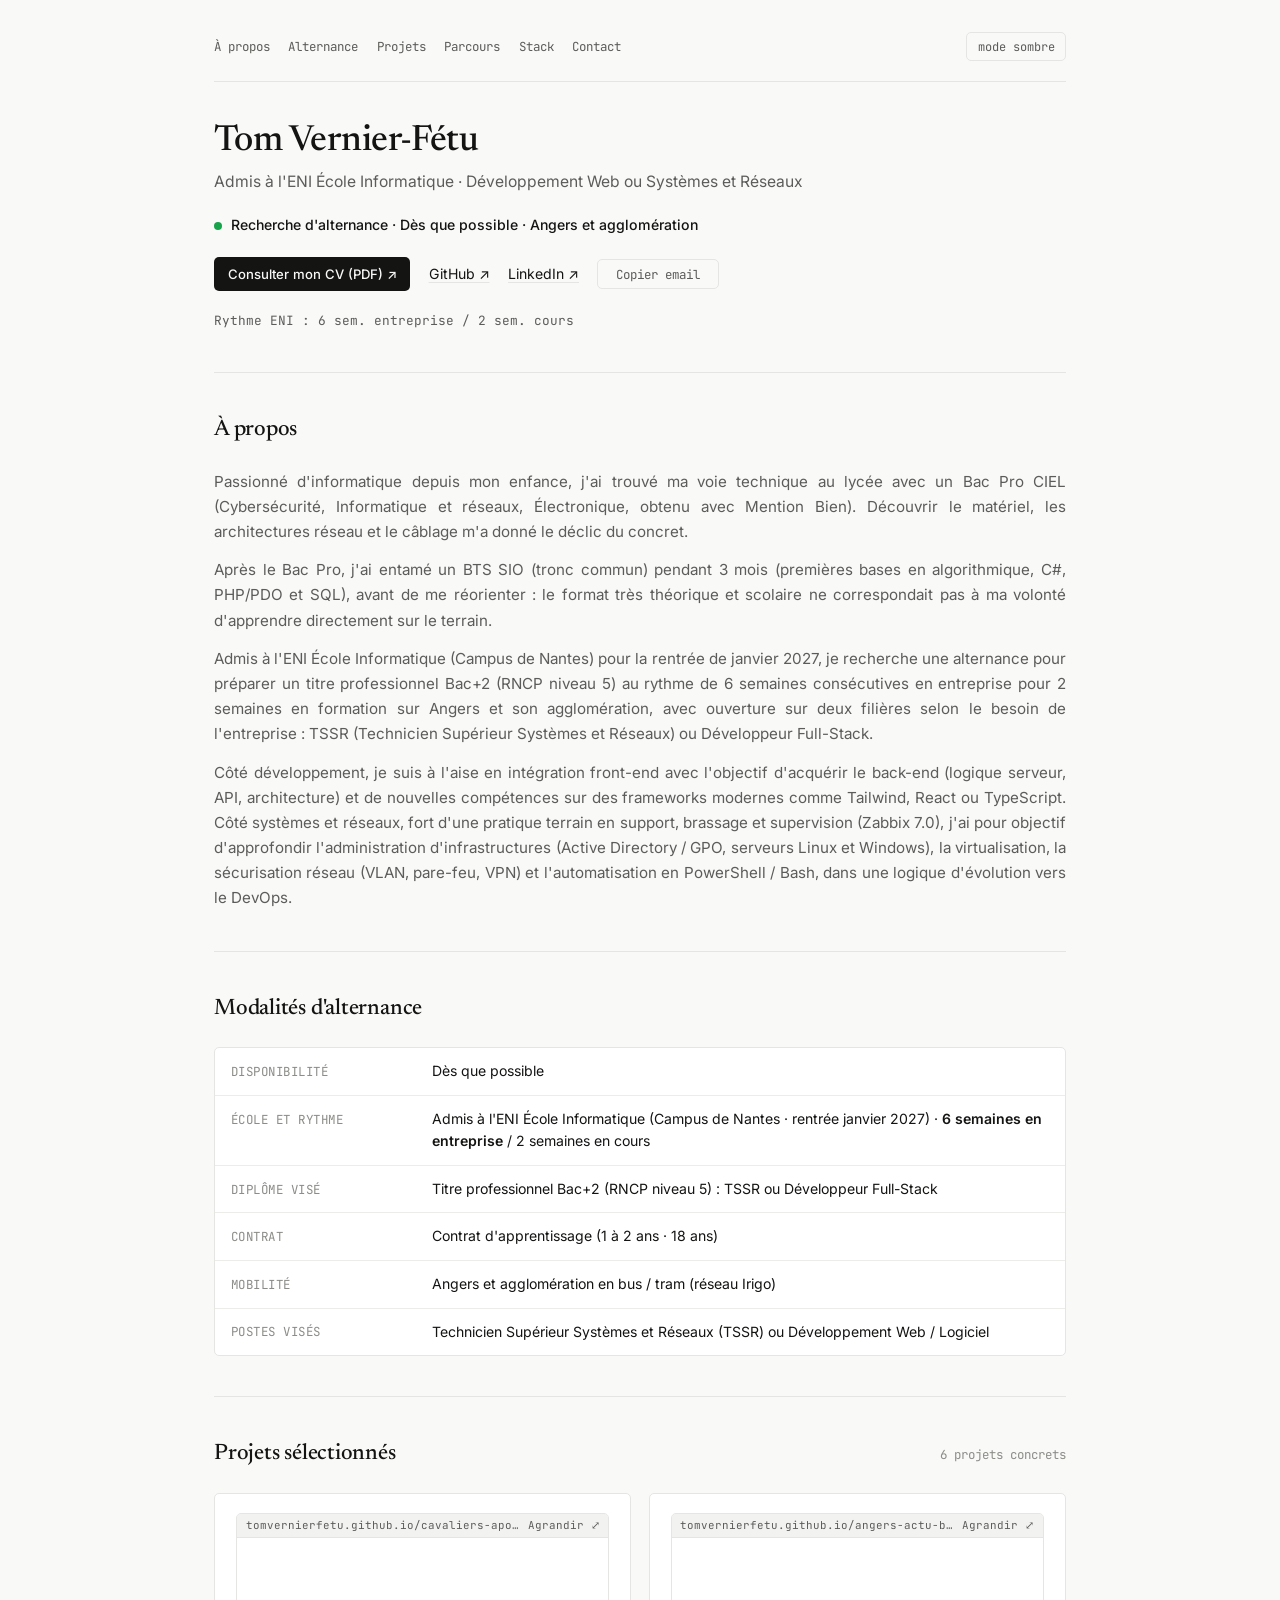
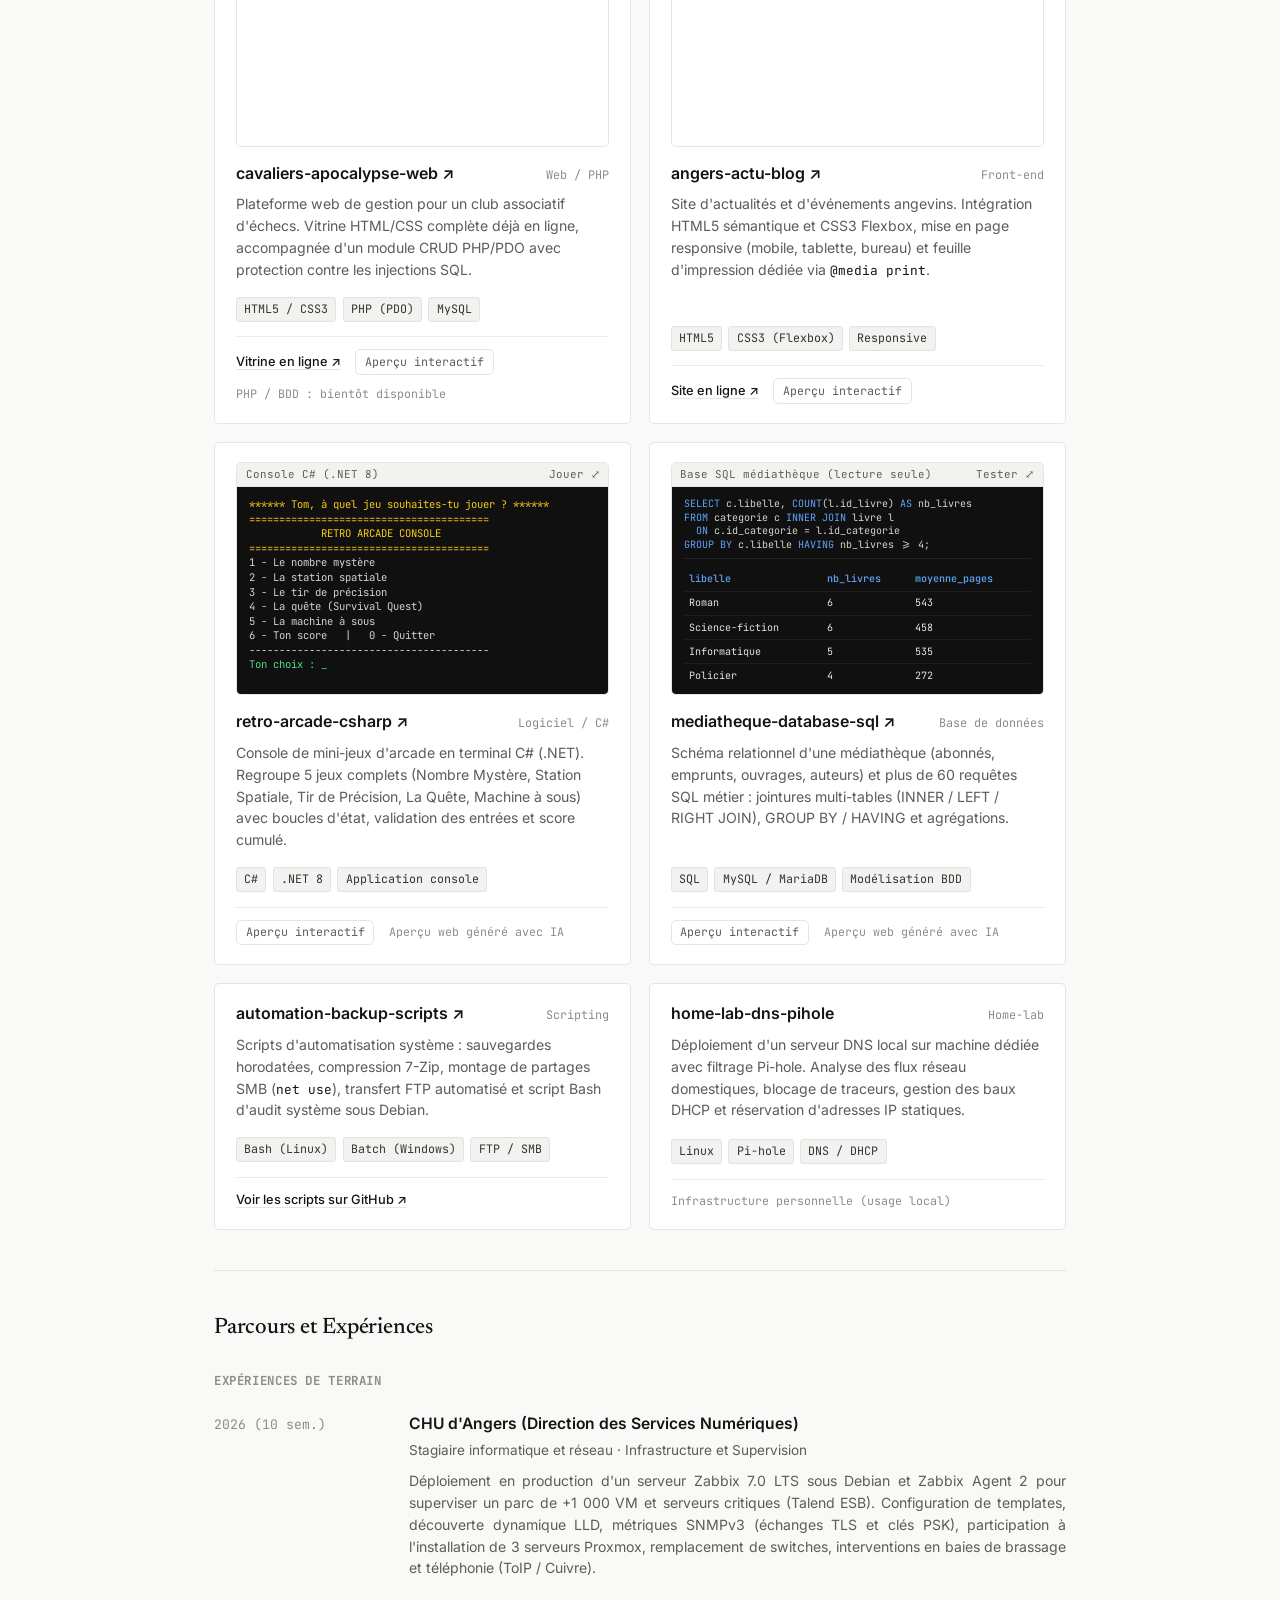
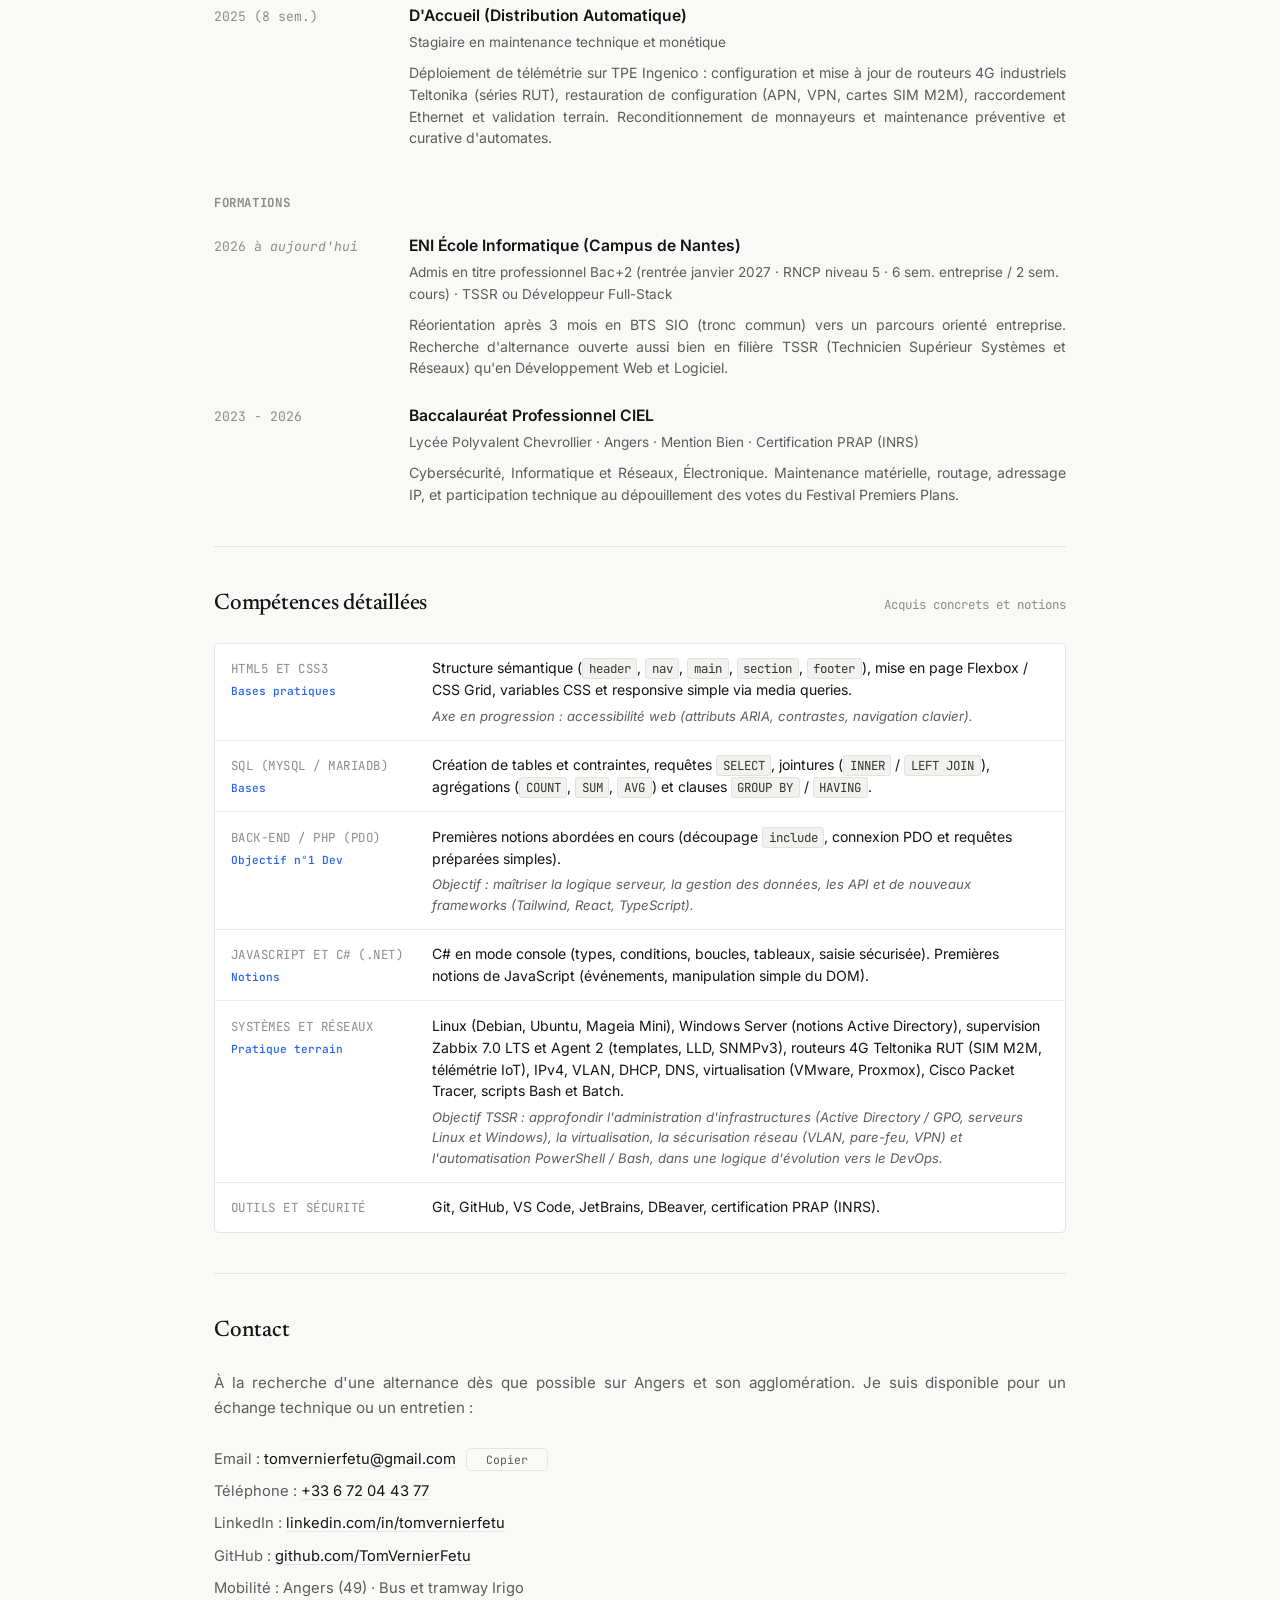
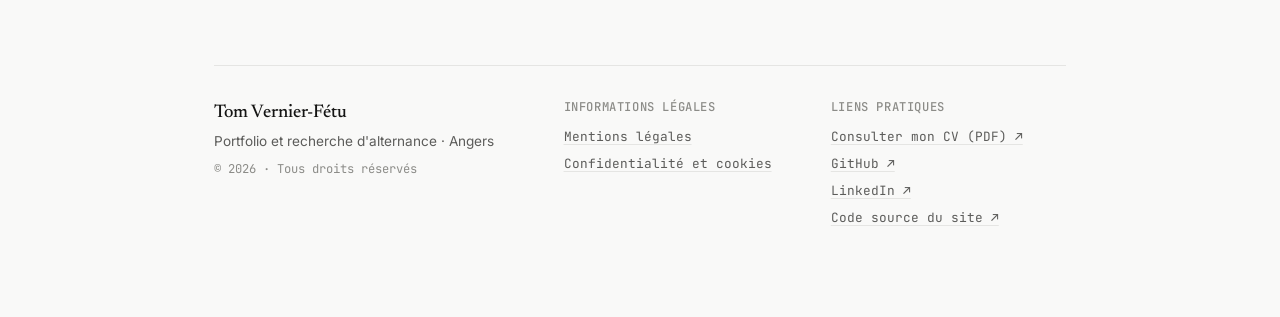
<file: index.html>
<!DOCTYPE html>
<html lang="fr" data-theme="light">
<head>
  <meta charset="UTF-8">
  <meta name="viewport" content="width=device-width, initial-scale=1.0">
  <title>Portfolio - Tom Vernier-Fétu | Développeur Web et Systèmes (Angers)</title>
  <meta name="description" content="Portfolio et CV de Tom Vernier-Fétu (Tom Vernier). Admis à l'ENI École Informatique (Campus de Nantes), en recherche d'alternance sur Angers Bac+2 (6 sem. entreprise / 2 sem. cours) : TSSR ou Développement Web.">
  <meta name="author" content="Tom Vernier-Fétu">
  <meta name="robots" content="index, follow">
  <link rel="canonical" href="https://tomvernierfetu.github.io/">
  <meta property="og:title" content="Portfolio - Tom Vernier-Fétu">
  <meta property="og:description" content="Portfolio et CV de Tom Vernier-Fétu. Admis à l'ENI École Informatique (Campus de Nantes), en recherche d'alternance sur Angers Bac+2 : Développement Web et Systèmes et Réseaux (TSSR).">
  <meta property="og:type" content="website">
  <meta property="og:url" content="https://tomvernierfetu.github.io/">
  <meta property="og:locale" content="fr_FR">
  <meta property="og:image" content="https://tomvernierfetu.github.io/assets/og-image.png">
  <meta property="og:image:width" content="1200">
  <meta property="og:image:height" content="500">
  <meta property="og:image:alt" content="Portfolio de Tom Vernier-Fétu - Alternance TSSR ou Développeur Full-Stack à Angers">
  <meta name="twitter:card" content="summary_large_image">
  <meta name="twitter:image" content="https://tomvernierfetu.github.io/assets/og-image.png">

  <!-- Données structurées Schema.org pour le référencement Google -->
  <script type="application/ld+json">
  {
    "@context": "https://schema.org",
    "@type": "ProfilePage",
    "mainEntity": {
      "@type": "Person",
      "name": "Tom Vernier-Fétu",
      "alternateName": "Tom Vernier",
      "url": "https://tomvernierfetu.github.io/",
      "description": "Admis à l'ENI École Informatique (Campus de Nantes), en recherche d'alternance sur Angers Bac+2 en développement web et logiciel ou systèmes et réseaux (TSSR).",
      "address": {
        "@type": "PostalAddress",
        "addressLocality": "Angers",
        "addressRegion": "Pays de la Loire",
        "addressCountry": "FR"
      },
      "alumniOf": {
        "@type": "EducationalOrganization",
        "name": "Lycée Polyvalent Chevrollier"
      },
      "sameAs": [
        "https://github.com/TomVernierFetu",
        "https://www.linkedin.com/in/tomvernierfetu/"
      ]
    }
  }
  </script>

  <!-- Typographies : Inter, JetBrains Mono et Newsreader -->
  <link rel="preconnect" href="https://fonts.googleapis.com">
  <link rel="preconnect" href="https://fonts.gstatic.com" crossorigin>
  <link href="https://fonts.googleapis.com/css2?family=Inter:wght@400;500;600;700&family=JetBrains+Mono:wght@400;500;600&family=Newsreader:ital,opsz,wght@0,6..72,400;0,6..72,500;1,6..72,400&display=swap" rel="stylesheet">

  <link rel="stylesheet" href="css/style.css">
  <link rel="icon" type="image/svg+xml" href="assets/favicon.svg">
</head>
<body>

  <div class="layout-wrapper">

    <!-- Navigation rapide -->
    <nav class="top-nav" aria-label="Navigation principale">
      <div class="nav-links">
        <a href="#a-propos">À propos</a>
        <a href="#alternance">Alternance</a>
        <a href="#projets">Projets</a>
        <a href="#parcours">Parcours</a>
        <a href="#stack">Stack</a>
        <a href="#contact">Contact</a>
      </div>
      <button id="theme-toggle" class="theme-switch" type="button" aria-label="Changer de thème (clair / sombre)">
        <span class="theme-label" id="theme-label">mode sombre</span>
      </button>
    </nav>

    <!-- En-tête principal -->
    <header class="site-header">
      <div class="header-top">
        <div>
          <h1 class="site-name">Tom Vernier-Fétu</h1>
          <p class="site-tagline">Admis à l'ENI École Informatique · Développement Web ou Systèmes et Réseaux</p>
        </div>
      </div>

      <div class="status-row">
        <span class="status-indicator" aria-hidden="true"></span>
        <span class="status-text">
          Recherche d'alternance · Dès que possible · Angers et agglomération
        </span>
      </div>

      <div class="quick-links">
        <a href="assets/cv.pdf" class="btn-cv" target="_blank" rel="noopener noreferrer">Consulter mon CV (PDF) ↗</a>
        <a href="https://github.com/TomVernierFetu" target="_blank" rel="noopener noreferrer">GitHub ↗</a>
        <a href="https://www.linkedin.com/in/tomvernierfetu/" target="_blank" rel="noopener noreferrer">LinkedIn ↗</a>
        <button class="btn-copy" type="button" data-copy-email="tomvernierfetu@gmail.com" title="Copier l'adresse email">Copier email</button>
      </div>

      <p class="meta-item">Rythme ENI : 6 sem. entreprise / 2 sem. cours</p>
    </header>

    <hr class="divider">

    <main>
      <!-- À propos et Contexte -->
      <section class="section" id="a-propos">
        <h2 class="section-title">À propos</h2>
        <div class="prose">
          <p>
            Passionné d'informatique depuis mon enfance, j'ai trouvé ma voie technique au lycée avec un Bac Pro CIEL (Cybersécurité, Informatique et réseaux, Électronique, obtenu avec Mention Bien). Découvrir le matériel, les architectures réseau et le câblage m'a donné le déclic du concret.
          </p>
          <p>
            Après le Bac Pro, j'ai entamé un BTS SIO (tronc commun) pendant 3 mois (premières bases en algorithmique, C#, PHP/PDO et SQL), avant de me réorienter : le format très théorique et scolaire ne correspondait pas à ma volonté d'apprendre directement sur le terrain.
          </p>
          <p>
            Admis à l'ENI École Informatique (Campus de Nantes) pour la rentrée de janvier 2027, je recherche une alternance pour préparer un titre professionnel Bac+2 (RNCP niveau 5) au rythme de 6 semaines consécutives en entreprise pour 2 semaines en formation sur Angers et son agglomération, avec ouverture sur deux filières selon le besoin de l'entreprise : TSSR (Technicien Supérieur Systèmes et Réseaux) ou Développeur Full-Stack.
          </p>
          <p>
            Côté développement, je suis à l'aise en intégration front-end avec l'objectif d'acquérir le back-end (logique serveur, API, architecture) et de nouvelles compétences sur des frameworks modernes comme Tailwind, React ou TypeScript. Côté systèmes et réseaux, fort d'une pratique terrain en support, brassage et supervision (Zabbix 7.0), j'ai pour objectif d'approfondir l'administration d'infrastructures (Active Directory / GPO, serveurs Linux et Windows), la virtualisation, la sécurisation réseau (VLAN, pare-feu, VPN) et l'automatisation en PowerShell / Bash, dans une logique d'évolution vers le DevOps.
          </p>
        </div>
      </section>

      <hr class="divider">

      <!-- Fiche Alternance pour les recruteurs -->
      <section class="section" id="alternance">
        <h2 class="section-title">Modalités d'alternance</h2>
        <div class="meta-table">
          <div class="meta-row">
            <span class="meta-key">Disponibilité</span>
            <span class="meta-val">Dès que possible</span>
          </div>
          <div class="meta-row">
            <span class="meta-key">École et rythme</span>
            <span class="meta-val">Admis à l'ENI École Informatique (Campus de Nantes · rentrée janvier 2027) · <strong>6 semaines en entreprise</strong> / 2 semaines en cours</span>
          </div>
          <div class="meta-row">
            <span class="meta-key">Diplôme visé</span>
            <span class="meta-val">Titre professionnel Bac+2 (RNCP niveau 5) : TSSR ou Développeur Full-Stack</span>
          </div>
          <div class="meta-row">
            <span class="meta-key">Contrat</span>
            <span class="meta-val">Contrat d'apprentissage (1 à 2 ans · 18 ans)</span>
          </div>
          <div class="meta-row">
            <span class="meta-key">Mobilité</span>
            <span class="meta-val">Angers et agglomération en bus / tram (réseau Irigo)</span>
          </div>
          <div class="meta-row">
            <span class="meta-key">Postes visés</span>
            <span class="meta-val">Technicien Supérieur Systèmes et Réseaux (TSSR) ou Développement Web / Logiciel</span>
          </div>
        </div>
      </section>

      <hr class="divider">

      <!-- Projets sélectionnés -->
      <section class="section" id="projets">
        <div class="section-header-row">
          <h2 class="section-title">Projets sélectionnés</h2>
          <span class="section-count">6 projets concrets</span>
        </div>

        <div class="projects-grid">

          <!-- Projet 1 : Cavaliers de l'Apocalypse (Vitrine en ligne + PHP/BDD bientôt dispo) -->
          <article class="project-entry">
            <div class="project-preview-frame" role="button" tabindex="0" aria-label="Ouvrir l'aperçu interactif de cavaliers-apocalypse-web" data-preview-trigger data-preview-url="https://tomvernierfetu.github.io/cavaliers-apocalypse-web/" data-preview-title="Vitrine de cavaliers-apocalypse-web">
              <div class="preview-bar">
                <span class="preview-url">tomvernierfetu.github.io/cavaliers-apocalypse-web/</span>
                <span class="preview-expand">Agrandir ⤢</span>
              </div>
              <div class="preview-viewport">
                <iframe src="https://tomvernierfetu.github.io/cavaliers-apocalypse-web/" title="Aperçu en direct de cavaliers-apocalypse-web" loading="lazy" tabindex="-1"></iframe>
              </div>
            </div>
            <div class="project-title-row">
              <h3 class="project-name">
                <a href="https://github.com/TomVernierFetu/cavaliers-apocalypse-web" target="_blank" rel="noopener noreferrer">
                  cavaliers-apocalypse-web ↗
                </a>
              </h3>
              <span class="project-year">Web / PHP</span>
            </div>
            <p class="project-summary">
              Plateforme web de gestion pour un club associatif d'échecs. Vitrine HTML/CSS complète déjà en ligne, accompagnée d'un module CRUD PHP/PDO avec protection contre les injections SQL.
            </p>
            <div class="project-tags">
              <code>HTML5 / CSS3</code>
              <code>PHP (PDO)</code>
              <code>MySQL</code>
            </div>
            <div class="project-actions">
              <a href="https://tomvernierfetu.github.io/cavaliers-apocalypse-web/" target="_blank" rel="noopener noreferrer" class="action-link">Vitrine en ligne ↗</a>
              <button type="button" class="action-btn" data-preview-url="https://tomvernierfetu.github.io/cavaliers-apocalypse-web/" data-preview-title="Vitrine de cavaliers-apocalypse-web">Aperçu interactif</button>
              <span class="status-soon">PHP / BDD : bientôt disponible</span>
            </div>
          </article>

          <!-- Projet 2 : Angers Actu Blog (Site complet en ligne) -->
          <article class="project-entry">
            <div class="project-preview-frame" role="button" tabindex="0" aria-label="Ouvrir l'aperçu interactif de angers-actu-blog" data-preview-trigger data-preview-url="https://tomvernierfetu.github.io/angers-actu-blog/" data-preview-title="angers-actu-blog">
              <div class="preview-bar">
                <span class="preview-url">tomvernierfetu.github.io/angers-actu-blog/</span>
                <span class="preview-expand">Agrandir ⤢</span>
              </div>
              <div class="preview-viewport">
                <iframe src="https://tomvernierfetu.github.io/angers-actu-blog/" title="Aperçu en direct de angers-actu-blog" loading="lazy" tabindex="-1"></iframe>
              </div>
            </div>
            <div class="project-title-row">
              <h3 class="project-name">
                <a href="https://github.com/TomVernierFetu/angers-actu-blog" target="_blank" rel="noopener noreferrer">
                  angers-actu-blog ↗
                </a>
              </h3>
              <span class="project-year">Front-end</span>
            </div>
            <p class="project-summary">
              Site d'actualités et d'événements angevins. Intégration HTML5 sémantique et CSS3 Flexbox, mise en page responsive (mobile, tablette, bureau) et feuille d'impression dédiée via <code>@media print</code>.
            </p>
            <div class="project-tags">
              <code>HTML5</code>
              <code>CSS3 (Flexbox)</code>
              <code>Responsive</code>
            </div>
            <div class="project-actions">
              <a href="https://tomvernierfetu.github.io/angers-actu-blog/" target="_blank" rel="noopener noreferrer" class="action-link">Site en ligne ↗</a>
              <button type="button" class="action-btn" data-preview-url="https://tomvernierfetu.github.io/angers-actu-blog/" data-preview-title="angers-actu-blog">Aperçu interactif</button>
            </div>
          </article>

          <!-- Projet 3 : Retro Arcade Console -->
          <article class="project-entry">
            <div class="project-preview-frame" role="button" tabindex="0" aria-label="Ouvrir la console interactive retro-arcade-csharp" data-preview-trigger data-preview-url="demos/retro-arcade.html" data-preview-title="Console interactive retro-arcade-csharp" data-preview-embed-only="true">
              <div class="preview-bar">
                <span class="preview-url">Console C# (.NET 8)</span>
                <span class="preview-expand">Jouer ⤢</span>
              </div>
              <div class="preview-viewport preview-console" aria-hidden="true">
                <pre class="mini-term"><span class="t-yellow">****** Tom, à quel jeu souhaites-tu jouer ? ******
========================================
            RETRO ARCADE CONSOLE
========================================</span>
1 - Le nombre mystère
2 - La station spatiale
3 - Le tir de précision
4 - La quête (Survival Quest)
5 - La machine à sous
6 - Ton score   |   0 - Quitter
----------------------------------------
<span class="t-green">Ton choix : _</span></pre>
              </div>
            </div>
            <div class="project-title-row">
              <h3 class="project-name">
                <a href="https://github.com/TomVernierFetu/retro-arcade-csharp" target="_blank" rel="noopener noreferrer">
                  retro-arcade-csharp ↗
                </a>
              </h3>
              <span class="project-year">Logiciel / C#</span>
            </div>
            <p class="project-summary">
              Console de mini-jeux d'arcade en terminal C# (.NET). Regroupe 5 jeux complets (Nombre Mystère, Station Spatiale, Tir de Précision, La Quête, Machine à sous) avec boucles d'état, validation des entrées et score cumulé.
            </p>
            <div class="project-tags">
              <code>C#</code>
              <code>.NET 8</code>
              <code>Application console</code>
            </div>
            <div class="project-actions">
              <button type="button" class="action-btn" data-preview-url="demos/retro-arcade.html" data-preview-title="Console interactive retro-arcade-csharp" data-preview-embed-only="true">Aperçu interactif</button>
              <span class="status-soon">Aperçu web généré avec IA</span>
            </div>
          </article>

          <!-- Projet 4 : Médiathèque SQL -->
          <article class="project-entry">
            <div class="project-preview-frame" role="button" tabindex="0" aria-label="Ouvrir le bac à sable SQL mediatheque-database-sql" data-preview-trigger data-preview-url="demos/mediatheque-sql.html" data-preview-title="Bac à sable SQL de la médiathèque" data-preview-embed-only="true">
              <div class="preview-bar">
                <span class="preview-url">Base SQL médiathèque (lecture seule)</span>
                <span class="preview-expand">Tester ⤢</span>
              </div>
              <div class="preview-viewport preview-console" aria-hidden="true">
                <div class="mini-sql">
                  <div class="mini-sql-query"><span class="t-blue">SELECT</span> c.libelle, <span class="t-blue">COUNT</span>(l.id_livre) <span class="t-blue">AS</span> nb_livres
<span class="t-blue">FROM</span> categorie c <span class="t-blue">INNER JOIN</span> livre l
  <span class="t-blue">ON</span> c.id_categorie = l.id_categorie
<span class="t-blue">GROUP BY</span> c.libelle <span class="t-blue">HAVING</span> nb_livres &gt;= 4;</div>
                  <table class="mini-sql-table">
                    <thead><tr><th>libelle</th><th>nb_livres</th><th>moyenne_pages</th></tr></thead>
                    <tbody>
                      <tr><td>Roman</td><td>6</td><td>543</td></tr>
                      <tr><td>Science-fiction</td><td>6</td><td>458</td></tr>
                      <tr><td>Informatique</td><td>5</td><td>535</td></tr>
                      <tr><td>Policier</td><td>4</td><td>272</td></tr>
                    </tbody>
                  </table>
                </div>
              </div>
            </div>
            <div class="project-title-row">
              <h3 class="project-name">
                <a href="https://github.com/TomVernierFetu/mediatheque-database-sql" target="_blank" rel="noopener noreferrer">
                  mediatheque-database-sql ↗
                </a>
              </h3>
              <span class="project-year">Base de données</span>
            </div>
            <p class="project-summary">
              Schéma relationnel d'une médiathèque (abonnés, emprunts, ouvrages, auteurs) et plus de 60 requêtes SQL métier : jointures multi-tables (INNER / LEFT / RIGHT JOIN), GROUP BY / HAVING et agrégations.
            </p>
            <div class="project-tags">
              <code>SQL</code>
              <code>MySQL / MariaDB</code>
              <code>Modélisation BDD</code>
            </div>
            <div class="project-actions">
              <button type="button" class="action-btn" data-preview-url="demos/mediatheque-sql.html" data-preview-title="Bac à sable SQL de la médiathèque" data-preview-embed-only="true">Aperçu interactif</button>
              <span class="status-soon">Aperçu web généré avec IA</span>
            </div>
          </article>

          <!-- Projet 5 : Automation et Backup Scripts -->
          <article class="project-entry">
            <div class="project-title-row">
              <h3 class="project-name">
                <a href="https://github.com/TomVernierFetu/automation-backup-scripts" target="_blank" rel="noopener noreferrer">
                  automation-backup-scripts ↗
                </a>
              </h3>
              <span class="project-year">Scripting</span>
            </div>
            <p class="project-summary">
              Scripts d'automatisation système : sauvegardes horodatées, compression 7-Zip, montage de partages SMB (<code>net use</code>), transfert FTP automatisé et script Bash d'audit système sous Debian.
            </p>
            <div class="project-tags">
              <code>Bash (Linux)</code>
              <code>Batch (Windows)</code>
              <code>FTP / SMB</code>
            </div>
            <div class="project-actions">
              <a href="https://github.com/TomVernierFetu/automation-backup-scripts" target="_blank" rel="noopener noreferrer" class="action-link">Voir les scripts sur GitHub ↗</a>
            </div>
          </article>

          <!-- Projet 6 : Home-lab DNS Pi-hole -->
          <article class="project-entry">
            <div class="project-title-row">
              <h3 class="project-name">
                <span>home-lab-dns-pihole</span>
              </h3>
              <span class="project-year">Home-lab</span>
            </div>
            <p class="project-summary">
              Déploiement d'un serveur DNS local sur machine dédiée avec filtrage Pi-hole. Analyse des flux réseau domestiques, blocage de traceurs, gestion des baux DHCP et réservation d'adresses IP statiques.
            </p>
            <div class="project-tags">
              <code>Linux</code>
              <code>Pi-hole</code>
              <code>DNS / DHCP</code>
            </div>
            <div class="project-actions">
              <span class="status-soon">Infrastructure personnelle (usage local)</span>
            </div>
          </article>

        </div>
      </section>

      <hr class="divider">

      <!-- Parcours et Expériences -->
      <section class="section" id="parcours">
        <h2 class="section-title">Parcours et Expériences</h2>

        <h3 class="timeline-section-subtitle">Expériences de terrain</h3>
        <div class="timeline-list">

          <div class="timeline-row">
            <span class="timeline-date">2026 (10 sem.)</span>
            <div class="timeline-content">
              <h4 class="timeline-heading">CHU d'Angers (Direction des Services Numériques)</h4>
              <p class="timeline-sub">Stagiaire informatique et réseau · Infrastructure et Supervision</p>
              <p class="timeline-desc">Déploiement en production d'un serveur Zabbix 7.0 LTS sous Debian et Zabbix Agent 2 pour superviser un parc de +1 000 VM et serveurs critiques (Talend ESB). Configuration de templates, découverte dynamique LLD, métriques SNMPv3 (échanges TLS et clés PSK), participation à l'installation de 3 serveurs Proxmox, remplacement de switches, interventions en baies de brassage et téléphonie (ToIP / Cuivre).</p>
            </div>
          </div>

          <div class="timeline-row">
            <span class="timeline-date">2025 (8 sem.)</span>
            <div class="timeline-content">
              <h4 class="timeline-heading">D'Accueil (Distribution Automatique)</h4>
              <p class="timeline-sub">Stagiaire en maintenance technique et monétique</p>
              <p class="timeline-desc">Déploiement de télémétrie sur TPE Ingenico : configuration et mise à jour de routeurs 4G industriels Teltonika (séries RUT), restauration de configuration (APN, VPN, cartes SIM M2M), raccordement Ethernet et validation terrain. Reconditionnement de monnayeurs et maintenance préventive et curative d'automates.</p>
            </div>
          </div>

        </div>

        <h3 class="timeline-section-subtitle">Formations</h3>
        <div class="timeline-list">

          <div class="timeline-row">
            <span class="timeline-date">2026 à <em>aujourd'hui</em></span>
            <div class="timeline-content">
              <h4 class="timeline-heading">ENI École Informatique (Campus de Nantes)</h4>
              <p class="timeline-sub">Admis en titre professionnel Bac+2 (rentrée janvier 2027 · RNCP niveau 5 · 6 sem. entreprise / 2 sem. cours) · TSSR ou Développeur Full-Stack</p>
              <p class="timeline-desc">Réorientation après 3 mois en BTS SIO (tronc commun) vers un parcours orienté entreprise. Recherche d'alternance ouverte aussi bien en filière TSSR (Technicien Supérieur Systèmes et Réseaux) qu'en Développement Web et Logiciel.</p>
            </div>
          </div>

          <div class="timeline-row">
            <span class="timeline-date">2023 - 2026</span>
            <div class="timeline-content">
              <h4 class="timeline-heading">Baccalauréat Professionnel CIEL</h4>
              <p class="timeline-sub">Lycée Polyvalent Chevrollier · Angers · Mention Bien · Certification PRAP (INRS)</p>
              <p class="timeline-desc">Cybersécurité, Informatique et Réseaux, Électronique. Maintenance matérielle, routage, adressage IP, et participation technique au dépouillement des votes du Festival Premiers Plans.</p>
            </div>
          </div>

        </div>
      </section>

      <hr class="divider">

      <!-- Stack technique détaillée (complément du CV) -->
      <section class="section" id="stack">
        <div class="section-header-row">
          <h2 class="section-title">Compétences détaillées</h2>
          <span class="section-count">Acquis concrets et notions</span>
        </div>
        <div class="stack-table">
          <div class="stack-row">
            <span class="stack-label">HTML5 et CSS3 <small class="stack-level">Bases pratiques</small></span>
            <span class="stack-value">Structure sémantique (<code>header</code>, <code>nav</code>, <code>main</code>, <code>section</code>, <code>footer</code>), mise en page Flexbox / CSS Grid, variables CSS et responsive simple via media queries.<em>Axe en progression : accessibilité web (attributs ARIA, contrastes, navigation clavier).</em></span>
          </div>
          <div class="stack-row">
            <span class="stack-label">SQL (MySQL / MariaDB) <small class="stack-level">Bases</small></span>
            <span class="stack-value">Création de tables et contraintes, requêtes <code>SELECT</code>, jointures (<code>INNER</code> / <code>LEFT JOIN</code>), agrégations (<code>COUNT</code>, <code>SUM</code>, <code>AVG</code>) et clauses <code>GROUP BY</code> / <code>HAVING</code>.</span>
          </div>
          <div class="stack-row">
            <span class="stack-label">Back-end / PHP (PDO) <small class="stack-level">Objectif n°1 Dev</small></span>
            <span class="stack-value">Premières notions abordées en cours (découpage <code>include</code>, connexion PDO et requêtes préparées simples).<em>Objectif : maîtriser la logique serveur, la gestion des données, les API et de nouveaux frameworks (Tailwind, React, TypeScript).</em></span>
          </div>
          <div class="stack-row">
            <span class="stack-label">JavaScript et C# (.NET) <small class="stack-level">Notions</small></span>
            <span class="stack-value">C# en mode console (types, conditions, boucles, tableaux, saisie sécurisée). Premières notions de JavaScript (événements, manipulation simple du DOM).</span>
          </div>
          <div class="stack-row">
            <span class="stack-label">Systèmes et Réseaux <small class="stack-level">Pratique terrain</small></span>
            <span class="stack-value">Linux (Debian, Ubuntu, Mageia Mini), Windows Server (notions Active Directory), supervision Zabbix 7.0 LTS et Agent 2 (templates, LLD, SNMPv3), routeurs 4G Teltonika RUT (SIM M2M, télémétrie IoT), IPv4, VLAN, DHCP, DNS, virtualisation (VMware, Proxmox), Cisco Packet Tracer, scripts Bash et Batch.<em>Objectif TSSR : approfondir l'administration d'infrastructures (Active Directory / GPO, serveurs Linux et Windows), la virtualisation, la sécurisation réseau (VLAN, pare-feu, VPN) et l'automatisation PowerShell / Bash, dans une logique d'évolution vers le DevOps.</em></span>
          </div>
          <div class="stack-row">
            <span class="stack-label">Outils et Sécurité</span>
            <span class="stack-value">Git, GitHub, VS Code, JetBrains, DBeaver, certification PRAP (INRS).</span>
          </div>
        </div>
      </section>

      <hr class="divider">

      <!-- Contact -->
      <section class="section contact-section" id="contact">
        <h2 class="section-title">Contact</h2>
        <p class="prose">
          À la recherche d'une alternance dès que possible sur Angers et son agglomération. Je suis disponible pour un échange technique ou un entretien :
        </p>
        <div class="contact-details">
          <p class="contact-line">
            <span>Email : <a href="mailto:tomvernierfetu@gmail.com" class="link-underlined">tomvernierfetu@gmail.com</a></span>
            <button class="btn-copy btn-copy-sm" type="button" data-copy-email="tomvernierfetu@gmail.com" title="Copier l'adresse email">Copier</button>
          </p>
          <p>Téléphone : <a href="tel:+33672044377" class="link-underlined">+33 6 72 04 43 77</a></p>
          <p>LinkedIn : <a href="https://www.linkedin.com/in/tomvernierfetu/" target="_blank" rel="noopener noreferrer" class="link-underlined">linkedin.com/in/tomvernierfetu</a></p>
          <p>GitHub : <a href="https://github.com/TomVernierFetu" target="_blank" rel="noopener noreferrer" class="link-underlined">github.com/TomVernierFetu</a></p>
          <p>Mobilité : Angers (49) · Bus et tramway Irigo</p>
        </div>
      </section>
    </main>

    <footer class="site-footer">
      <div class="footer-grid">
        <div class="footer-col footer-brand">
          <h3 class="footer-title">Tom Vernier-Fétu</h3>
          <p class="footer-subtitle">Portfolio et recherche d'alternance · Angers</p>
          <p class="footer-copy">© 2026 · Tous droits réservés</p>
        </div>
        <div class="footer-col">
          <h4 class="footer-heading">Informations légales</h4>
          <ul class="footer-list">
            <li><a href="page/mentions-legales.html">Mentions légales</a></li>
            <li><a href="page/confidentialite.html">Confidentialité et cookies</a></li>
          </ul>
        </div>
        <div class="footer-col">
          <h4 class="footer-heading">Liens pratiques</h4>
          <ul class="footer-list">
            <li><a href="assets/cv.pdf" target="_blank" rel="noopener noreferrer">Consulter mon CV (PDF) ↗</a></li>
            <li><a href="https://github.com/TomVernierFetu" target="_blank" rel="noopener noreferrer">GitHub ↗</a></li>
            <li><a href="https://www.linkedin.com/in/tomvernierfetu/" target="_blank" rel="noopener noreferrer">LinkedIn ↗</a></li>
            <li><a href="https://github.com/TomVernierFetu/tomvernierfetu.github.io" target="_blank" rel="noopener noreferrer">Code source du site ↗</a></li>
          </ul>
        </div>
      </div>
    </footer>

  </div>

  <!-- Fenêtre d'aperçu interactif des projets en ligne -->
  <div id="preview-modal" class="preview-modal" hidden aria-hidden="true" role="dialog" aria-modal="true" aria-labelledby="preview-modal-title">
    <div class="preview-modal-backdrop" data-close-preview></div>
    <div class="preview-modal-panel">
      <div class="preview-modal-header">
        <span id="preview-modal-title" class="preview-modal-title">Aperçu</span>
        <div class="preview-modal-controls">
          <a id="preview-modal-external" href="https://github.com/TomVernierFetu" target="_blank" rel="noopener noreferrer" class="action-link">Ouvrir dans un onglet ↗</a>
          <button type="button" class="btn-copy" data-close-preview aria-label="Fermer l'aperçu">Fermer ✕</button>
        </div>
      </div>
      <div class="preview-modal-body">
        <iframe id="preview-modal-iframe" src="about:blank" title="Aperçu interactif du projet"></iframe>
      </div>
    </div>
  </div>

  <script src="js/main.js"></script>
</body>
</html>
</file>
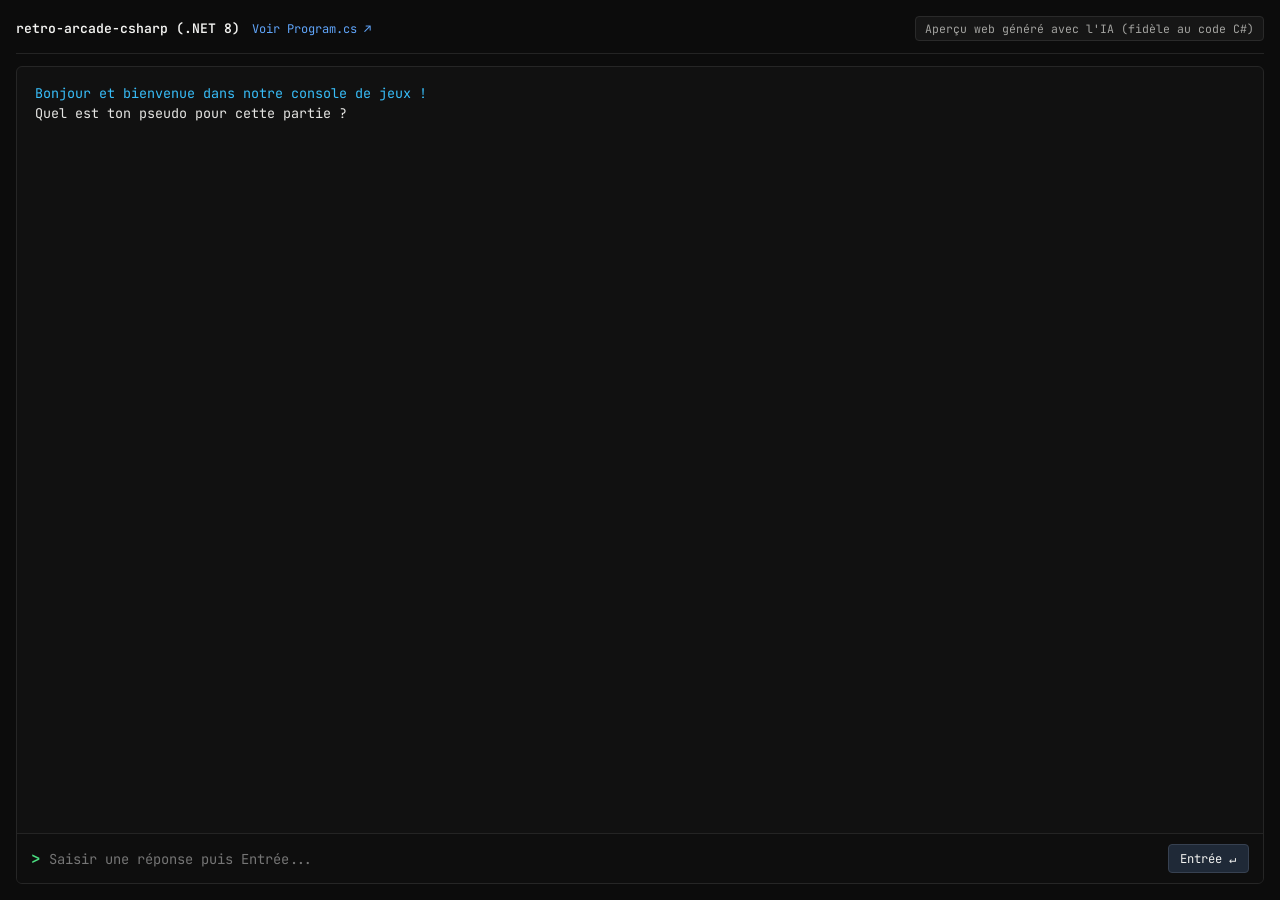
<file: demos/retro-arcade.html>
<!DOCTYPE html>
<html lang="fr">
<head>
  <meta charset="UTF-8">
  <meta name="viewport" content="width=device-width, initial-scale=1.0">
  <meta name="robots" content="noindex, nofollow">
  <title>Démo - Retro Arcade Console (C# .NET)</title>
  <link rel="preconnect" href="https://fonts.googleapis.com">
  <link rel="preconnect" href="https://fonts.gstatic.com" crossorigin>
  <link href="https://fonts.googleapis.com/css2?family=Inter:wght@400;500;600&family=JetBrains+Mono:wght@400;500;600&display=swap" rel="stylesheet">
  <link rel="icon" type="image/svg+xml" href="../assets/favicon.svg">
  <style>
    *, *::before, *::after { box-sizing: border-box; margin: 0; padding: 0; }
    body {
      font-family: "Inter", -apple-system, BlinkMacSystemFont, sans-serif;
      background-color: #0C0C0C;
      color: #E5E5E3;
      min-height: 100vh;
      display: flex;
      flex-direction: column;
      padding: 1rem;
      gap: 0.75rem;
    }
    .topbar {
      display: flex;
      flex-wrap: wrap;
      align-items: center;
      justify-content: space-between;
      gap: 0.65rem;
      padding-bottom: 0.75rem;
      border-bottom: 1px solid #242424;
      font-size: 0.82rem;
    }
    .topbar-left {
      display: flex;
      align-items: center;
      gap: 0.75rem;
    }
    .title {
      font-family: "JetBrains Mono", monospace;
      font-weight: 600;
      color: #F2F2F0;
    }
    .source-link {
      font-family: "JetBrains Mono", monospace;
      font-size: 0.75rem;
      color: #60A5FA;
      text-decoration: none;
    }
    .source-link:hover { text-decoration: underline; }
    .ai-badge {
      font-family: "JetBrains Mono", monospace;
      font-size: 0.72rem;
      color: #A3A3A0;
      background-color: #161616;
      border: 1px solid #2A2A2A;
      border-radius: 4px;
      padding: 0.25rem 0.55rem;
    }
    .terminal-wrap {
      flex: 1;
      display: flex;
      flex-direction: column;
      background-color: #111111;
      border: 1px solid #262626;
      border-radius: 6px;
      overflow: hidden;
      min-height: 440px;
    }
    .terminal-output {
      flex: 1;
      padding: 1rem 1.15rem;
      overflow-y: auto;
      font-family: "JetBrains Mono", monospace;
      font-size: 0.84rem;
      line-height: 1.5;
      white-space: pre-wrap;
      word-break: break-word;
    }
    .c-default { color: #E5E5E3; }
    .c-cyan { color: #38BDF8; }
    .c-green { color: #4ADE80; }
    .c-yellow { color: #FACC15; }
    .c-darkyellow { color: #FB923C; }
    .c-red { color: #F87171; }
    .c-magenta { color: #E879F9; }
    .quick-keys {
      display: flex;
      flex-wrap: wrap;
      gap: 0.4rem;
      padding: 0.5rem 0.9rem;
      border-top: 1px solid #202020;
      background-color: #151515;
    }
    .quick-keys[hidden] { display: none; }
    .quick-btn {
      font-family: "JetBrains Mono", monospace;
      font-size: 0.75rem;
      padding: 0.22rem 0.55rem;
      background: #1D1D1D;
      color: #D4D4D0;
      border: 1px solid #2E2E2E;
      border-radius: 4px;
      cursor: pointer;
    }
    .quick-btn:hover { border-color: #60A5FA; color: #60A5FA; }
    .input-row {
      display: flex;
      align-items: center;
      gap: 0.5rem;
      padding: 0.65rem 0.9rem;
      border-top: 1px solid #242424;
      background-color: #0E0E0E;
    }
    .prompt-chevron {
      font-family: "JetBrains Mono", monospace;
      color: #4ADE80;
      font-weight: 600;
    }
    .terminal-input {
      flex: 1;
      background: transparent;
      border: 0;
      color: #F2F2F0;
      font-family: "JetBrains Mono", monospace;
      font-size: 0.86rem;
      outline: none;
    }
    .send-btn {
      font-family: "JetBrains Mono", monospace;
      font-size: 0.76rem;
      padding: 0.32rem 0.7rem;
      background: #1F2937;
      color: #F2F2F0;
      border: 1px solid #374151;
      border-radius: 4px;
      cursor: pointer;
    }
    .send-btn:hover { border-color: #60A5FA; color: #60A5FA; }
  </style>
</head>
<body>
  <div class="topbar">
    <div class="topbar-left">
      <span class="title">retro-arcade-csharp (.NET 8)</span>
      <a class="source-link" href="https://github.com/TomVernierFetu/retro-arcade-csharp/blob/main/Program.cs" target="_blank" rel="noopener noreferrer">Voir Program.cs ↗</a>
    </div>
    <span class="ai-badge" title="Aperçu web généré avec l'IA pour tester le programme dans le portfolio">Aperçu web généré avec l'IA (fidèle au code C#)</span>
  </div>

  <div class="terminal-wrap">
    <div id="output" class="terminal-output"></div>
    <div id="quick-keys" class="quick-keys"></div>
    <form id="input-form" class="input-row">
      <span class="prompt-chevron">&gt;</span>
      <input id="terminal-input" class="terminal-input" type="text" autocomplete="off" placeholder="Saisir une réponse puis Entrée..." autofocus>
      <button type="submit" class="send-btn">Entrée ↵</button>
    </form>
  </div>

  <script>
    // Portage fidèle des 5 mini-jeux de Program.cs en terminal asynchrone navigateur
    const outputEl = document.getElementById('output');
    const quickKeysEl = document.getElementById('quick-keys');
    const inputForm = document.getElementById('input-form');
    const inputEl = document.getElementById('terminal-input');

    let pseudoJoueur = 'Joueur';
    let scoreCumule = 0;
    let pendingResolver = null;
    let waitingKey = false;

    function rnd(min, maxExclusive) {
      return Math.floor(Math.random() * (maxExclusive - min)) + min;
    }

    function clearConsole() {
      outputEl.innerHTML = '';
    }

    function writeLine(text = '', colorClass = 'c-default') {
      const span = document.createElement('span');
      span.className = colorClass;
      span.textContent = text + '\n';
      outputEl.appendChild(span);
      outputEl.scrollTop = outputEl.scrollHeight;
    }

    function writePrompt(text, colorClass = 'c-default') {
      const span = document.createElement('span');
      span.className = colorClass;
      span.textContent = text;
      outputEl.appendChild(span);
      outputEl.scrollTop = outputEl.scrollHeight;
    }

    function setQuickOptions(options) {
      quickKeysEl.innerHTML = '';
      quickKeysEl.hidden = !options.length;
      options.forEach((opt) => {
        const btn = document.createElement('button');
        btn.type = 'button';
        btn.className = 'quick-btn';
        btn.textContent = opt.label;
        btn.addEventListener('click', () => submitValue(opt.value));
        quickKeysEl.appendChild(btn);
      });
    }

    function submitValue(val) {
      if (waitingKey && pendingResolver) {
        const resolve = pendingResolver;
        pendingResolver = null;
        waitingKey = false;
        resolve(val);
        return;
      }
      if (pendingResolver) {
        const resolve = pendingResolver;
        pendingResolver = null;
        writeLine(val, 'c-default');
        resolve(val);
      }
    }

    function readLine(options = []) {
      setQuickOptions(options);
      inputEl.focus();
      return new Promise((resolve) => {
        pendingResolver = resolve;
      });
    }

    function waitForKey() {
      waitingKey = true;
      setQuickOptions([{ label: 'Continuer ↵', value: '' }]);
      inputEl.focus();
      return new Promise((resolve) => {
        pendingResolver = resolve;
      });
    }

    inputForm.addEventListener('submit', (e) => {
      e.preventDefault();
      const val = inputEl.value;
      inputEl.value = '';
      submitValue(val);
    });

    async function jeu1NombreMystere() {
      clearConsole();
      writeLine('+---------------------------------------------+', 'c-green');
      writeLine('|               NOMBRE MYSTERE                |', 'c-green');
      writeLine('+---------------------------------------------+', 'c-green');
      writeLine('\nLe but du jeu est de découvrir un nombre en maximum 7 essais.');
      writeLine('Le nombre mystère est compris entre 1 et 100.');

      const nombreSecret = rnd(1, 101);
      let essai = 1;
      let trouve = false;
      let pointsGagnes = 0;

      while (essai <= 7 && !trouve) {
        writePrompt(`\nQuelle est ta proposition n°${essai} ? (entre 1 et 100) : `);
        const saisie = await readLine([
          { label: '50', value: '50' },
          { label: '25', value: '25' },
          { label: '75', value: '75' }
        ]);
        const proposition = Number.parseInt(saisie, 10);

        if (!Number.isInteger(proposition) || String(proposition) !== saisie.trim() || proposition < 1 || proposition > 100) {
          writeLine('Saisie invalide ! Vous devez entrer un entier entre 1 et 100.', 'c-red');
          continue;
        }

        if (proposition === nombreSecret) {
          trouve = true;
          pointsGagnes = 70 - ((essai - 1) * 10);
          writeLine(`\nBravo ${pseudoJoueur} ! Tu as trouvé en ${essai} essai(s).`, 'c-green');
          writeLine(`Tu marques ${pointsGagnes} points !`, 'c-green');
        } else if (proposition > nombreSecret) {
          writeLine('Le nombre mystère est plus petit', 'c-cyan');
          essai++;
        } else {
          writeLine('Le nombre mystère est plus grand', 'c-cyan');
          essai++;
        }
      }

      if (!trouve) {
        writeLine('\nDommage ! Vous avez épuisé vos 7 essais.', 'c-red');
        writeLine(`Le nombre mystère était : ${nombreSecret}`, 'c-red');
      }

      scoreCumule += pointsGagnes;
      writeLine('\nAppuyez sur Entrée ou Continuer pour revenir à la borne...');
      await waitForKey();
    }

    async function jeu2StationSpatiale() {
      clearConsole();
      writeLine('+---------------------------------------------+', 'c-green');
      writeLine('|              STATION SPATIALE               |', 'c-green');
      writeLine('+---------------------------------------------+', 'c-green');
      writeLine('\nLe but du jeu est de rejoindre la station spatiale avant de manquer de carburant.');

      let distanceRestante = 100;
      let carburant = 50;
      let partieEnCours = true;
      let victoire = false;

      while (partieEnCours) {
        writeLine(`\nDistance restante : ${distanceRestante}`, 'c-yellow');
        writeLine(`Carburant restant : ${carburant}`, 'c-yellow');
        writeLine('\n1 - Petite poussée   - Économique (distance 10 pour 2 carburant)');
        writeLine('2 - Poussée moyenne  - Normal     (distance 20 pour 5 carburant)');
        writeLine('3 - Grande poussée   - Turbo      (distance 35 pour 12 carburant)');
        writePrompt('Quelle poussée choisis-tu ? (1, 2 ou 3) : ');

        const choixPoussee = (await readLine([
          { label: '1 - Petite', value: '1' },
          { label: '2 - Moyenne', value: '2' },
          { label: '3 - Grande', value: '3' }
        ])).trim();

        let gainDist = 0;
        let coutCarb = 0;
        if (choixPoussee === '1') { gainDist = 10; coutCarb = 2; }
        else if (choixPoussee === '2') { gainDist = 20; coutCarb = 5; }
        else if (choixPoussee === '3') { gainDist = 35; coutCarb = 12; }
        else {
          writeLine('Poussée inconnue ! Maintien des réacteurs.');
          continue;
        }

        carburant -= coutCarb;
        distanceRestante = Math.max(0, distanceRestante - gainDist);

        const alea = rnd(1, 5);
        writeLine('');
        if (alea === 1) {
          writeLine('Une attraction gravitationnelle te fait avancer de 20 !', 'c-cyan');
          distanceRestante = Math.max(0, distanceRestante - 20);
        } else if (alea === 2) {
          writeLine('Tu croises une pluie d\'astéroïdes. Tu perds 5 unités de carburant !', 'c-darkyellow');
          carburant -= 5;
        } else if (alea === 3) {
          writeLine('Tu viens d\'être absorbé par un trou noir. :(', 'c-red');
          writeLine('Fin de partie. Tu as perdu.', 'c-red');
          partieEnCours = false;
        } else {
          writeLine('Aucun péril en vue. Un peu de répit.');
        }

        if (distanceRestante <= 0) {
          writeLine(`\nTu es arrivé à destination. Bravo ${pseudoJoueur} !`, 'c-green');
          victoire = true;
          partieEnCours = false;
        } else if (carburant <= 0 && partieEnCours) {
          writeLine('\nPanne de carburant dans le vide spatial... Mission échouée !', 'c-red');
          partieEnCours = false;
        }
      }

      if (victoire) {
        const pointsGagnes = 50 + (carburant * 2);
        writeLine(`Score bonus carburant : +${pointsGagnes} points !`, 'c-green');
        scoreCumule += pointsGagnes;
      }

      writeLine('\nAppuyez sur Entrée ou Continuer pour revenir à la borne...');
      await waitForKey();
    }

    async function jeu3TirDePrecision() {
      clearConsole();
      writeLine('+---------------------------------------------+', 'c-green');
      writeLine('|              TIR DE PRECISION               |', 'c-green');
      writeLine('+---------------------------------------------+', 'c-green');
      writeLine('\nLe but du jeu est de tirer au plus près d\'une cible située entre 1 et 100 mètres.');
      writeLine('Elle bouge à chaque tir. Vous avez 5 tirs pour marquer un maximum de points.');

      let scorePartie = 0;
      for (let tir = 1; tir <= 5; tir++) {
        writeLine(`\n***** Tir n°${tir} *****`);
        const cible = rnd(1, 101);
        writePrompt('À quelle distance tires-tu ? (entre 1 et 100) : ');
        const saisie = await readLine([
          { label: '25', value: '25' },
          { label: '50', value: '50' },
          { label: '75', value: '75' }
        ]);
        const tirJoueur = Number.parseInt(saisie, 10);

        if (!Number.isInteger(tirJoueur) || String(tirJoueur) !== saisie.trim() || tirJoueur < 1 || tirJoueur > 100) {
          writeLine('Tir hors-champ ! Tir manqué.', 'c-red');
          continue;
        }

        const ecart = Math.abs(tirJoueur - cible);
        writeLine(`Distance de la cible : ${cible} mètres (écart : ${ecart}m)`);

        let points = 0;
        if (ecart === 0) { points = 75; writeLine('Dans le mille. Quel champion !! (+75 pts)', 'c-green'); }
        else if (ecart <= 5) { points = 50; writeLine('Félicitations ! Quel tireur ! (+50 pts)', 'c-green'); }
        else if (ecart <= 15) { points = 40; writeLine('Beau tir ! (+40 pts)', 'c-cyan'); }
        else if (ecart <= 30) { points = 30; writeLine('Pas trop mal (+30 pts)', 'c-yellow'); }
        else if (ecart <= 45) { points = 20; writeLine('Vraiment moyen (+20 pts)', 'c-darkyellow'); }
        else if (ecart <= 60) { points = 10; writeLine('Pas terrible (+10 pts)', 'c-magenta'); }
        else if (ecart <= 75) { points = 5; writeLine('Raté (+5 pts)', 'c-red'); }
        else { writeLine('Complètement raté (0 pt)', 'c-red'); }

        scorePartie += points;
      }

      writeLine(`\n**** ${pseudoJoueur}, tu as marqué ${scorePartie} points au tir ! ****`, 'c-green');
      scoreCumule += scorePartie;
      writeLine('\nAppuyez sur Entrée ou Continuer pour revenir à la borne...');
      await waitForKey();
    }

    async function jeu4LaQuete() {
      clearConsole();
      writeLine('+---------------------------------------------+', 'c-green');
      writeLine('|               SURVIVAL QUEST                |', 'c-green');
      writeLine('+---------------------------------------------+', 'c-green');
      writeLine(`\n${pseudoJoueur}, ta mission : traverser les 10 étapes d'un environnement hostile pour atteindre le refuge.`);

      let vie = 100;
      let nourriture = 10;
      let pieces = 20;
      let potions = 0;
      let etape = 1;

      while (etape <= 10 && vie > 0) {
        writeLine('\n+-----------------------------------+');
        writeLine('| SURVIVAL QUEST                    |');
        writeLine('+-----------------------------------+');
        writeLine(`| Explorateur : ${pseudoJoueur}`);
        writeLine(`| Vie         : ${vie}`);
        writeLine(`| Nourriture  : ${nourriture}`);
        writeLine(`| Pièces      : ${pieces}`);
        writeLine(`| Potion      : ${potions}`);
        writeLine(`| Étape       : ${etape} / 10`);
        writeLine('+-----------------------------------+');

        const evt = rnd(1, 9);
        if (evt === 1) {
          writeLine('\nTu trouves une caisse de provisions !');
          writeLine('1 - Manger (+2 nourritures, +10 PV)');
          writeLine('2 - Conserver (+10 nourritures)');
          writePrompt('Votre choix : ');
          if ((await readLine([{ label: '1 - Manger', value: '1' }, { label: '2 - Conserver', value: '2' }])).trim() === '1') {
            nourriture += 2;
            vie = Math.min(100, vie + 10);
            writeLine('Miam ! Tu gagnes 2 nourritures et 10 PV.');
          } else {
            nourriture += 10;
            writeLine('Prévoyant ! Tu ajoutes 10 nourritures à ton sac.');
          }
        } else if (evt === 2) {
          writeLine('\nTu trouves un trésor !');
          writeLine('1 - Le prendre (+15 pièces)');
          writeLine('2 - Le laisser');
          writePrompt('Votre choix : ');
          if ((await readLine([{ label: '1 - Prendre', value: '1' }, { label: '2 - Laisser', value: '2' }])).trim() === '1') {
            pieces += 15;
            writeLine('Fortune ! Tu ramasses 15 pièces.');
          } else {
            writeLine('Prudent, tu passes ton chemin.');
          }
        } else if (evt === 3) {
          writeLine('\nAïe ! Tu es tombé dans un piège ! Tu perds 20 PV.', 'c-red');
          vie -= 20;
        } else if (evt === 4) {
          writeLine('\nUn marchand ambulant te propose son aide :');
          writeLine('1 - Acheter 2 nourritures pour 10 pièces');
          writeLine('2 - Acheter une potion pour 20 pièces (restaure 25 PV)');
          writeLine('3 - Ne rien acheter');
          writePrompt('Votre choix : ');
          const choixM = (await readLine([
            { label: '1 - Nourriture', value: '1' },
            { label: '2 - Potion', value: '2' },
            { label: '3 - Rien', value: '3' }
          ])).trim();
          if (choixM === '1' && pieces >= 10) {
            pieces -= 10; nourriture += 2;
            writeLine('Achat réussi : +2 nourritures.');
          } else if (choixM === '2' && pieces >= 20) {
            pieces -= 20; potions += 1;
            writeLine('Achat réussi : +1 potion.');
          } else {
            writeLine('Vous saluez le marchand et continuez.');
          }
        } else if (evt === 5) {
          writeLine('\nUne violente tempête éclate ! Tu perds 1 nourriture et 10 PV.', 'c-darkyellow');
          nourriture = Math.max(0, nourriture - 1);
          vie -= 10;
        } else if (evt === 6) {
          writeLine('\nTu trouves un coffre mystérieux. Veux-tu l\'ouvrir ?');
          writeLine('1 - Oui / 2 - Non');
          writePrompt('Votre choix : ');
          if ((await readLine([{ label: '1 - Oui', value: '1' }, { label: '2 - Non', value: '2' }])).trim() === '1') {
            if (rnd(1, 3) === 1) {
              pieces += 20;
              writeLine('Jackpot ! Tu viens de gagner 20 pièces !', 'c-green');
            } else {
              vie -= 15;
              writeLine('Le coffre était piégé, tu perds 15 PV !', 'c-red');
            }
          } else {
            writeLine('Tu préfères ne pas tenter le diable.');
          }
        } else if (evt === 7) {
          writeLine('\nPetite pause. Il ne se passe rien... Tu souffles un peu.');
        } else if (evt === 8) {
          writeLine('\nTu découvres un raccourci !');
          writeLine('1 - Le prendre (sauter une étape) / 2 - Continuer normalement');
          writePrompt('Votre choix : ');
          if ((await readLine([{ label: '1 - Raccourci', value: '1' }, { label: '2 - Normal', value: '2' }])).trim() === '1') {
            writeLine('Tu as pris un risque et gagné une étape !', 'c-cyan');
            etape++;
          } else {
            writeLine('Tu restes sur le chemin principal.');
          }
        }

        if (vie > 0) {
          if (nourriture > 0) {
            nourriture--;
            writeLine('Tu manges une ration de survie.');
          } else {
            writeLine('Famine ! Tu n\'as plus rien à manger. Tu perds 10 PV pour trouver 5 nourritures.', 'c-red');
            vie -= 10;
            nourriture = 5;
          }

          if (potions > 0 && vie <= 75) {
            writePrompt('Tu as une potion. L\'utiliser pour +25 PV ? (1-Oui / 2-Non) : ');
            if ((await readLine([{ label: '1 - Oui', value: '1' }, { label: '2 - Non', value: '2' }])).trim() === '1') {
              potions--;
              vie = Math.min(100, vie + 25);
              writeLine(`Potion consommée ! Vie actuelle : ${vie}`, 'c-green');
            }
          }
          etape++;
        }
      }

      writeLine('');
      if (vie > 0) {
        writeLine('==================================================', 'c-green');
        writeLine('     VICTOIRE ! TU AS REJOINT LE REFUGE EN VIE !  ', 'c-green');
        writeLine('==================================================', 'c-green');
        const gainQuete = vie + (pieces * 2);
        writeLine(`Bonus de survie : +${gainQuete} points !`);
        scoreCumule += gainQuete;
      } else {
        writeLine('GAME OVER ! Vos forces vous ont abandonné avant le refuge.', 'c-red');
      }

      writeLine('\nAppuyez sur Entrée ou Continuer pour revenir à la borne...');
      await waitForKey();
    }

    async function jeu5MachineASous() {
      clearConsole();
      writeLine('+---------------------------------------------+', 'c-yellow');
      writeLine('|               MACHINE A SOUS                |', 'c-yellow');
      writeLine('+---------------------------------------------+', 'c-yellow');

      let pieces = 100;
      let continuer = true;

      while (continuer && pieces > 0) {
        writeLine(`\nVous avez actuellement ${pieces} pièces.`);
        writePrompt('Combien voulez-vous miser ? ');
        const saisieMise = await readLine([
          { label: '10', value: '10' },
          { label: '25', value: '25' },
          { label: '50', value: '50' },
          { label: 'Tout', value: String(pieces) }
        ]);
        const mise = Number.parseInt(saisieMise, 10);

        if (!Number.isInteger(mise) || String(mise) !== saisieMise.trim() || mise <= 0 || mise > pieces) {
          writeLine(`Mise invalide ! Vous devez miser entre 1 et ${pieces} pièces.`, 'c-red');
          continue;
        }

        const s1 = rnd(1, 10), s2 = rnd(1, 10), s3 = rnd(1, 10);
        writeLine(`\n[${s1}] [${s2}] [${s3}]`, 'c-yellow');

        if (s1 === s2 && s2 === s3) {
          const gain = mise * 4;
          pieces += gain;
          writeLine('INCROYABLE ! Trois symboles identiques !', 'c-green');
          writeLine(`Vous gagnez ${gain} pièces !`, 'c-green');
        } else if (s1 === s2 || s1 === s3 || s2 === s3) {
          const gain = mise * 2;
          pieces += gain;
          writeLine('Deux symboles identiques !', 'c-cyan');
          writeLine(`Vous gagnez ${gain} pièces.`, 'c-cyan');
        } else {
          pieces -= mise;
          writeLine('Perdu ! Aucun alignement.', 'c-red');
          writeLine(`Vous perdez ${mise} pièces.`, 'c-red');
        }

        if (pieces > 0) {
          writePrompt('\nVoulez-vous rejouer ? (1 - Oui / 0 - Non) : ');
          const rejouer = (await readLine([{ label: '1 - Oui', value: '1' }, { label: '0 - Non', value: '0' }])).trim();
          if (rejouer === '0') continuer = false;
        } else {
          writeLine('\nVous êtes fauché ! Plus aucune pièce disponible.', 'c-red');
        }
      }

      const scorePartie = Math.floor(pieces / 2);
      writeLine(`\nPartie terminée. Vos ${pieces} pièces sont converties en ${scorePartie} points.`, 'c-green');
      scoreCumule += scorePartie;
      writeLine('\nAppuyez sur Entrée ou Continuer pour revenir à la borne...');
      await waitForKey();
    }

    async function runConsole() {
      writeLine('Bonjour et bienvenue dans notre console de jeux !', 'c-cyan');
      writePrompt('Quel est ton pseudo pour cette partie ? ');
      const saisiePseudo = (await readLine([])).trim();
      if (saisiePseudo) pseudoJoueur = saisiePseudo;

      let choix = '';
      while (choix !== '0') {
        clearConsole();
        writeLine(`****** ${pseudoJoueur}, à quel jeu souhaites-tu jouer ? ******`, 'c-yellow');
        writeLine('========================================', 'c-yellow');
        writeLine('        RETRO ARCADE CONSOLE            ', 'c-yellow');
        writeLine('========================================', 'c-yellow');
        writeLine('1 - Le nombre mystère');
        writeLine('2 - La station spatiale');
        writeLine('3 - Le tir de précision');
        writeLine('4 - La quête (Survival Quest)');
        writeLine('5 - La machine à sous');
        writeLine('6 - Ton score');
        writeLine('0 - Quitter');
        writeLine('----------------------------------------');
        writePrompt('Ton choix : ');

        choix = (await readLine([
          { label: '1 - Nombre mystère', value: '1' },
          { label: '2 - Station spatiale', value: '2' },
          { label: '3 - Tir', value: '3' },
          { label: '4 - La quête', value: '4' },
          { label: '5 - Machine à sous', value: '5' },
          { label: '6 - Score', value: '6' },
          { label: '0 - Quitter', value: '0' }
        ])).trim();

        if (choix === '1') await jeu1NombreMystere();
        else if (choix === '2') await jeu2StationSpatiale();
        else if (choix === '3') await jeu3TirDePrecision();
        else if (choix === '4') await jeu4LaQuete();
        else if (choix === '5') await jeu5MachineASous();
        else if (choix === '6') {
          clearConsole();
          writeLine('=== TABLEAU DES SCORES ===', 'c-cyan');
          writeLine(`Joueur : ${pseudoJoueur}`, 'c-cyan');
          writeLine(`Score total cumulé : ${scoreCumule} points !`, 'c-cyan');
          writeLine('\nAppuyez sur Entrée ou Continuer pour revenir au menu...');
          await waitForKey();
        } else if (choix === '0') {
          writeLine(`\nMerci d'avoir joué sur l'Arcade BTS SIO, à bientôt ${pseudoJoueur} !`);
          writePrompt('Appuyez sur Entrée ou Continuer pour relancer la borne...');
          await waitForKey();
          choix = '';
        } else {
          writeLine('Choix incorrect, retour au menu...', 'c-red');
          await waitForKey();
        }
      }
    }

    runConsole();
  </script>
</body>
</html>
</file>
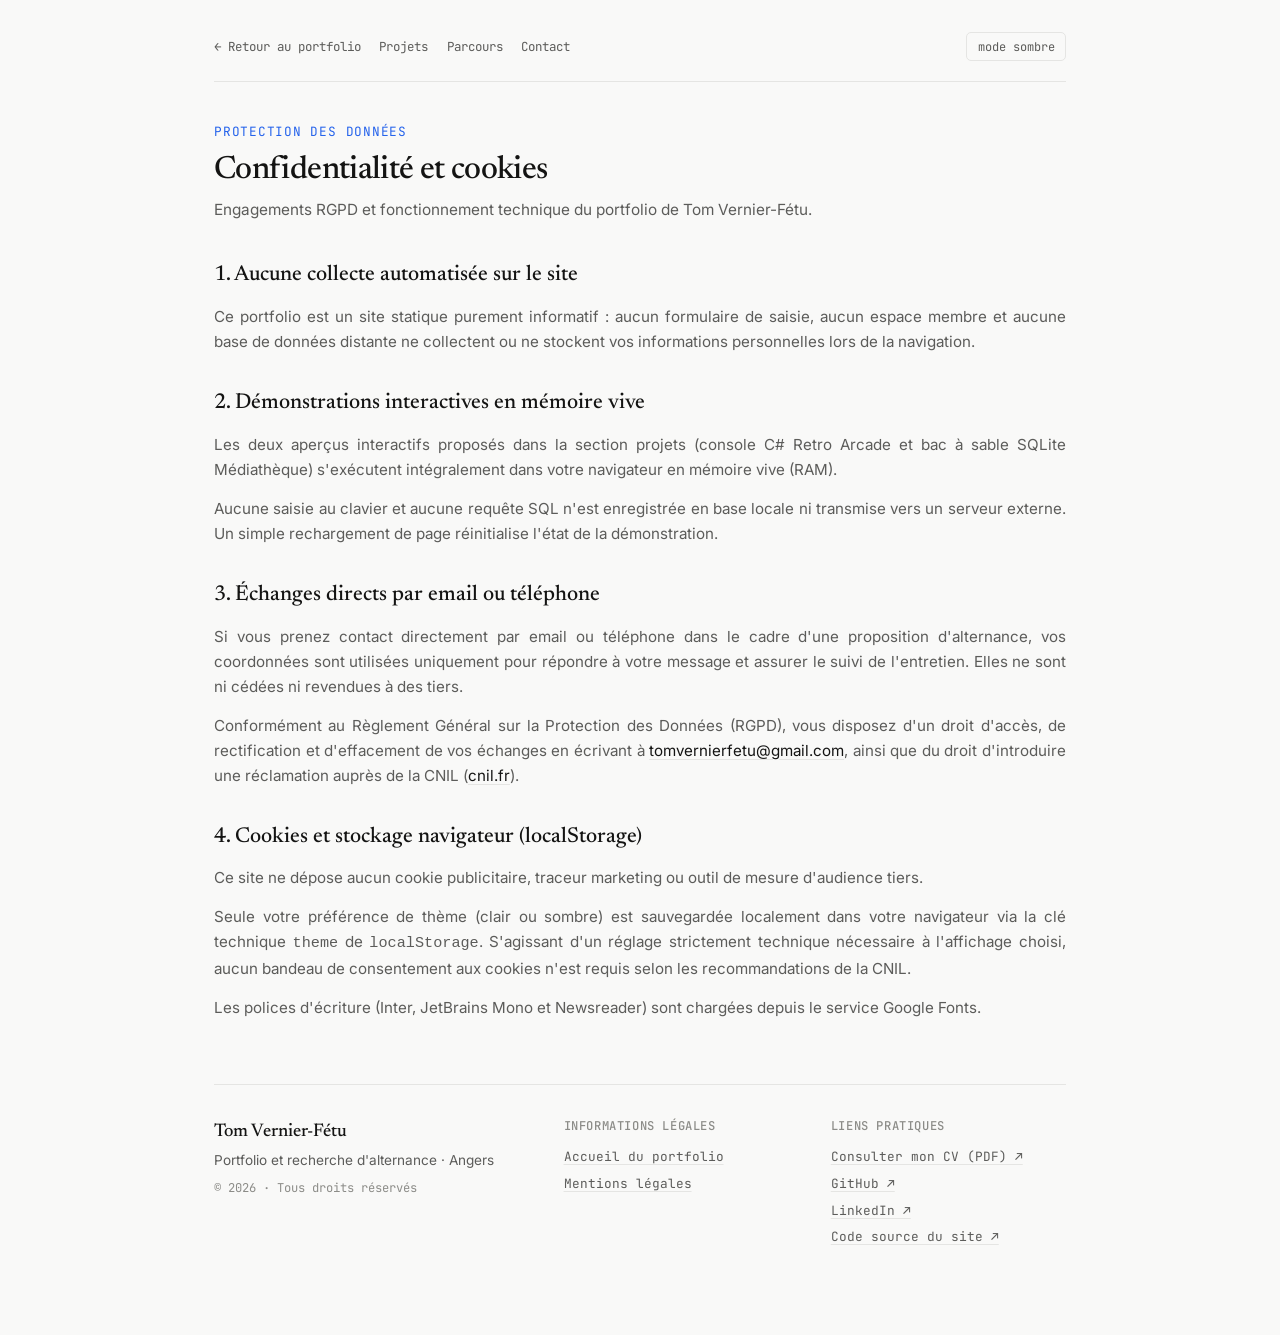
<file: page/confidentialite.html>
<!DOCTYPE html>
<html lang="fr" data-theme="light">
<head>
  <meta charset="UTF-8">
  <meta name="viewport" content="width=device-width, initial-scale=1.0">
  <title>Confidentialité et cookies | Tom Vernier-Fétu</title>
  <meta name="description" content="Politique de confidentialité RGPD, gestion du stockage local et absence de traceurs sur le portfolio de Tom Vernier-Fétu.">
  <meta name="robots" content="noindex, follow">

  <link rel="preconnect" href="https://fonts.googleapis.com">
  <link rel="preconnect" href="https://fonts.gstatic.com" crossorigin>
  <link href="https://fonts.googleapis.com/css2?family=Inter:wght@400;500;600;700&family=JetBrains+Mono:wght@400;500;600&family=Newsreader:ital,opsz,wght@0,6..72,400;0,6..72,500;1,6..72,400&display=swap" rel="stylesheet">

  <link rel="stylesheet" href="../css/style.css">
  <link rel="icon" type="image/svg+xml" href="../assets/favicon.svg">
</head>
<body>

  <div class="layout-wrapper">

    <!-- Navigation rapide -->
    <nav class="top-nav" aria-label="Navigation principale">
      <div class="nav-links">
        <a href="../index.html">← Retour au portfolio</a>
        <a href="../index.html#projets">Projets</a>
        <a href="../index.html#parcours">Parcours</a>
        <a href="../index.html#contact">Contact</a>
      </div>
      <button id="theme-toggle" class="theme-switch" type="button" aria-label="Changer de thème (clair / sombre)">
        <span class="theme-label" id="theme-label">mode sombre</span>
      </button>
    </nav>

    <main>
      <header class="page-header">
        <p class="page-kicker">Protection des données</p>
        <h1 class="page-title">Confidentialité et cookies</h1>
        <p class="page-lead">Engagements RGPD et fonctionnement technique du portfolio de Tom Vernier-Fétu.</p>
      </header>

      <section class="legal-section" id="collecte">
        <h2>1. Aucune collecte automatisée sur le site</h2>
        <div class="prose">
          <p>
            Ce portfolio est un site statique purement informatif : aucun formulaire de saisie, aucun espace membre et aucune base de données distante ne collectent ou ne stockent vos informations personnelles lors de la navigation.
          </p>
        </div>
      </section>

      <section class="legal-section" id="demos-locales">
        <h2>2. Démonstrations interactives en mémoire vive</h2>
        <div class="prose">
          <p>
            Les deux aperçus interactifs proposés dans la section projets (console C# Retro Arcade et bac à sable SQLite Médiathèque) s'exécutent intégralement dans votre navigateur en mémoire vive (RAM).
          </p>
          <p>
            Aucune saisie au clavier et aucune requête SQL n'est enregistrée en base locale ni transmise vers un serveur externe. Un simple rechargement de page réinitialise l'état de la démonstration.
          </p>
        </div>
      </section>

      <section class="legal-section" id="echanges-directs">
        <h2>3. Échanges directs par email ou téléphone</h2>
        <div class="prose">
          <p>
            Si vous prenez contact directement par email ou téléphone dans le cadre d'une proposition d'alternance, vos coordonnées sont utilisées uniquement pour répondre à votre message et assurer le suivi de l'entretien. Elles ne sont ni cédées ni revendues à des tiers.
          </p>
          <p>
            Conformément au Règlement Général sur la Protection des Données (RGPD), vous disposez d'un droit d'accès, de rectification et d'effacement de vos échanges en écrivant à <a href="mailto:tomvernierfetu@gmail.com" class="link-underlined">tomvernierfetu@gmail.com</a>, ainsi que du droit d'introduire une réclamation auprès de la CNIL (<a href="https://www.cnil.fr/" target="_blank" rel="noopener noreferrer" class="link-underlined">cnil.fr</a>).
          </p>
        </div>
      </section>

      <section class="legal-section" id="cookies">
        <h2>4. Cookies et stockage navigateur (localStorage)</h2>
        <div class="prose">
          <p>
            Ce site ne dépose aucun cookie publicitaire, traceur marketing ou outil de mesure d'audience tiers.
          </p>
          <p>
            Seule votre préférence de thème (clair ou sombre) est sauvegardée localement dans votre navigateur via la clé technique <code>theme</code> de <code>localStorage</code>. S'agissant d'un réglage strictement technique nécessaire à l'affichage choisi, aucun bandeau de consentement aux cookies n'est requis selon les recommandations de la CNIL.
          </p>
          <p>
            Les polices d'écriture (Inter, JetBrains Mono et Newsreader) sont chargées depuis le service Google Fonts.
          </p>
        </div>
      </section>
    </main>

    <footer class="site-footer">
      <div class="footer-grid">
        <div class="footer-col footer-brand">
          <h3 class="footer-title">Tom Vernier-Fétu</h3>
          <p class="footer-subtitle">Portfolio et recherche d'alternance · Angers</p>
          <p class="footer-copy">© 2026 · Tous droits réservés</p>
        </div>
        <div class="footer-col">
          <h4 class="footer-heading">Informations légales</h4>
          <ul class="footer-list">
            <li><a href="../index.html">Accueil du portfolio</a></li>
            <li><a href="mentions-legales.html">Mentions légales</a></li>
          </ul>
        </div>
        <div class="footer-col">
          <h4 class="footer-heading">Liens pratiques</h4>
          <ul class="footer-list">
            <li><a href="../assets/cv.pdf" target="_blank" rel="noopener noreferrer">Consulter mon CV (PDF) ↗</a></li>
            <li><a href="https://github.com/TomVernierFetu" target="_blank" rel="noopener noreferrer">GitHub ↗</a></li>
            <li><a href="https://www.linkedin.com/in/tomvernierfetu/" target="_blank" rel="noopener noreferrer">LinkedIn ↗</a></li>
            <li><a href="https://github.com/TomVernierFetu/tomvernierfetu.github.io" target="_blank" rel="noopener noreferrer">Code source du site ↗</a></li>
          </ul>
        </div>
      </div>
    </footer>

  </div>

  <script src="../js/main.js"></script>
</body>
</html>
</file>
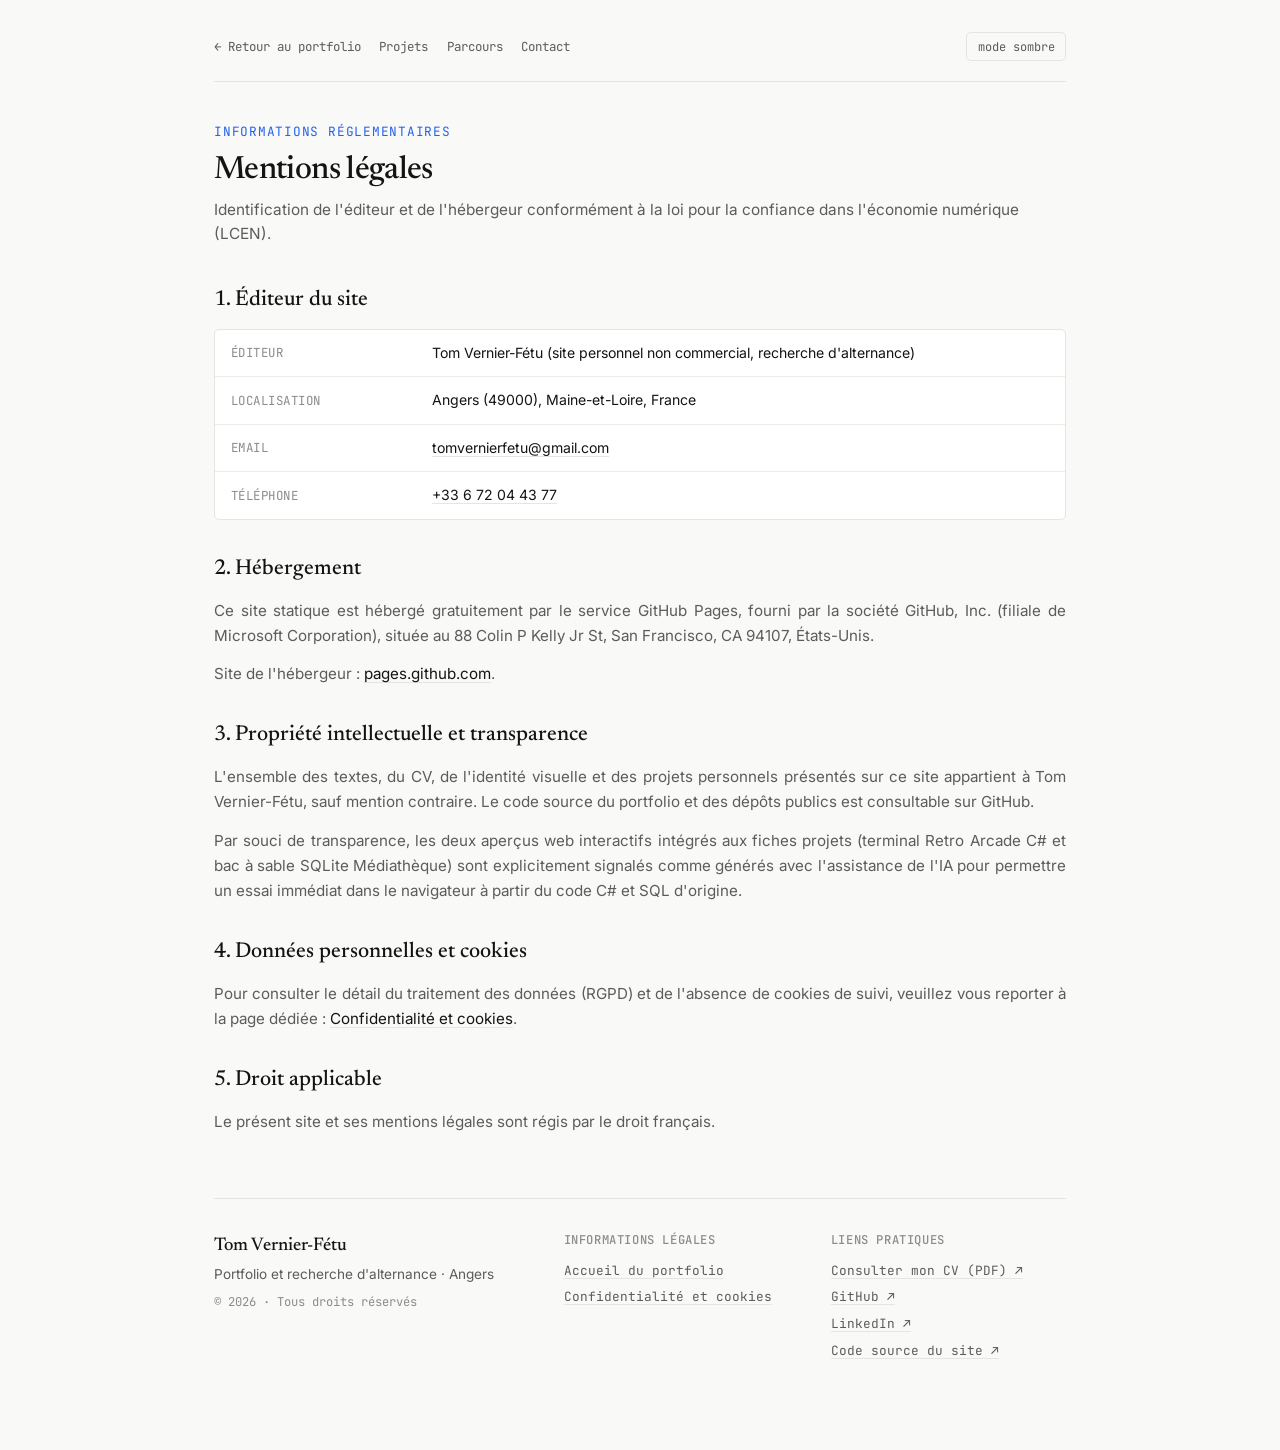
<file: page/mentions-legales.html>
<!DOCTYPE html>
<html lang="fr" data-theme="light">
<head>
  <meta charset="UTF-8">
  <meta name="viewport" content="width=device-width, initial-scale=1.0">
  <title>Mentions légales | Tom Vernier-Fétu</title>
  <meta name="description" content="Mentions légales, identification de l'éditeur, hébergement GitHub Pages et propriété intellectuelle du portfolio de Tom Vernier-Fétu.">
  <meta name="robots" content="noindex, follow">

  <link rel="preconnect" href="https://fonts.googleapis.com">
  <link rel="preconnect" href="https://fonts.gstatic.com" crossorigin>
  <link href="https://fonts.googleapis.com/css2?family=Inter:wght@400;500;600;700&family=JetBrains+Mono:wght@400;500;600&family=Newsreader:ital,opsz,wght@0,6..72,400;0,6..72,500;1,6..72,400&display=swap" rel="stylesheet">

  <link rel="stylesheet" href="../css/style.css">
  <link rel="icon" type="image/svg+xml" href="../assets/favicon.svg">
</head>
<body>

  <div class="layout-wrapper">

    <!-- Navigation rapide -->
    <nav class="top-nav" aria-label="Navigation principale">
      <div class="nav-links">
        <a href="../index.html">← Retour au portfolio</a>
        <a href="../index.html#projets">Projets</a>
        <a href="../index.html#parcours">Parcours</a>
        <a href="../index.html#contact">Contact</a>
      </div>
      <button id="theme-toggle" class="theme-switch" type="button" aria-label="Changer de thème (clair / sombre)">
        <span class="theme-label" id="theme-label">mode sombre</span>
      </button>
    </nav>

    <main>
      <header class="page-header">
        <p class="page-kicker">Informations réglementaires</p>
        <h1 class="page-title">Mentions légales</h1>
        <p class="page-lead">Identification de l'éditeur et de l'hébergeur conformément à la loi pour la confiance dans l'économie numérique (LCEN).</p>
      </header>

      <section class="legal-section" id="editeur">
        <h2>1. Éditeur du site</h2>
        <div class="meta-table">
          <div class="meta-row">
            <span class="meta-key">Éditeur</span>
            <span class="meta-val">Tom Vernier-Fétu (site personnel non commercial, recherche d'alternance)</span>
          </div>
          <div class="meta-row">
            <span class="meta-key">Localisation</span>
            <span class="meta-val">Angers (49000), Maine-et-Loire, France</span>
          </div>
          <div class="meta-row">
            <span class="meta-key">Email</span>
            <span class="meta-val"><a href="mailto:tomvernierfetu@gmail.com" class="link-underlined">tomvernierfetu@gmail.com</a></span>
          </div>
          <div class="meta-row">
            <span class="meta-key">Téléphone</span>
            <span class="meta-val"><a href="tel:+33672044377" class="link-underlined">+33 6 72 04 43 77</a></span>
          </div>
        </div>
      </section>

      <section class="legal-section" id="hebergement">
        <h2>2. Hébergement</h2>
        <div class="prose">
          <p>
            Ce site statique est hébergé gratuitement par le service GitHub Pages, fourni par la société GitHub, Inc. (filiale de Microsoft Corporation), située au 88 Colin P Kelly Jr St, San Francisco, CA 94107, États-Unis.
          </p>
          <p>
            Site de l'hébergeur : <a href="https://pages.github.com/" target="_blank" rel="noopener noreferrer" class="link-underlined">pages.github.com</a>.
          </p>
        </div>
      </section>

      <section class="legal-section" id="propriete">
        <h2>3. Propriété intellectuelle et transparence</h2>
        <div class="prose">
          <p>
            L'ensemble des textes, du CV, de l'identité visuelle et des projets personnels présentés sur ce site appartient à Tom Vernier-Fétu, sauf mention contraire. Le code source du portfolio et des dépôts publics est consultable sur GitHub.
          </p>
          <p>
            Par souci de transparence, les deux aperçus web interactifs intégrés aux fiches projets (terminal Retro Arcade C# et bac à sable SQLite Médiathèque) sont explicitement signalés comme générés avec l'assistance de l'IA pour permettre un essai immédiat dans le navigateur à partir du code C# et SQL d'origine.
          </p>
        </div>
      </section>

      <section class="legal-section" id="donnees">
        <h2>4. Données personnelles et cookies</h2>
        <div class="prose">
          <p>
            Pour consulter le détail du traitement des données (RGPD) et de l'absence de cookies de suivi, veuillez vous reporter à la page dédiée : <a href="confidentialite.html" class="link-underlined">Confidentialité et cookies</a>.
          </p>
        </div>
      </section>

      <section class="legal-section" id="droit">
        <h2>5. Droit applicable</h2>
        <div class="prose">
          <p>
            Le présent site et ses mentions légales sont régis par le droit français.
          </p>
        </div>
      </section>
    </main>

    <footer class="site-footer">
      <div class="footer-grid">
        <div class="footer-col footer-brand">
          <h3 class="footer-title">Tom Vernier-Fétu</h3>
          <p class="footer-subtitle">Portfolio et recherche d'alternance · Angers</p>
          <p class="footer-copy">© 2026 · Tous droits réservés</p>
        </div>
        <div class="footer-col">
          <h4 class="footer-heading">Informations légales</h4>
          <ul class="footer-list">
            <li><a href="../index.html">Accueil du portfolio</a></li>
            <li><a href="confidentialite.html">Confidentialité et cookies</a></li>
          </ul>
        </div>
        <div class="footer-col">
          <h4 class="footer-heading">Liens pratiques</h4>
          <ul class="footer-list">
            <li><a href="../assets/cv.pdf" target="_blank" rel="noopener noreferrer">Consulter mon CV (PDF) ↗</a></li>
            <li><a href="https://github.com/TomVernierFetu" target="_blank" rel="noopener noreferrer">GitHub ↗</a></li>
            <li><a href="https://www.linkedin.com/in/tomvernierfetu/" target="_blank" rel="noopener noreferrer">LinkedIn ↗</a></li>
            <li><a href="https://github.com/TomVernierFetu/tomvernierfetu.github.io" target="_blank" rel="noopener noreferrer">Code source du site ↗</a></li>
          </ul>
        </div>
      </div>
    </footer>

  </div>

  <script src="../js/main.js"></script>
</body>
</html>
</file>
<file: css/style.css>
/* Variables et palettes clair / sombre */
:root {
  --font-serif: "Newsreader", Georgia, serif;
  --font-sans: "Inter", -apple-system, BlinkMacSystemFont, "Segoe UI", Roboto, sans-serif;
  --font-mono: "JetBrains Mono", ui-monospace, Menlo, Monaco, Consolas, monospace;

  --radius-xs: 3px;
  --radius-sm: 5px;
  --radius-md: 8px;

  --transition-fast: 160ms ease;
}

/* Palette claire par défaut */
[data-theme="light"] {
  --bg: #F9F9F8;
  --surface: #FFFFFF;
  --border: #E5E5E3;
  --border-subtle: #ECECE9;
  --card-shadow-hover: 0 4px 14px rgba(20, 20, 19, 0.05);

  --text-main: #141413;
  --text-muted: #5C5C5A;
  --text-faint: #8C8C88;

  --accent: #2563EB;
  --selection-bg: rgba(37, 99, 235, 0.14);
  --tag-bg: #F2F2F0;
  --tag-border: #E2E2DF;
  --tag-text: #333330;

  --status-dot: #16A34A;
}

/* Palette sombre mat */
[data-theme="dark"] {
  --bg: #0C0C0C;
  --surface: #141414;
  --border: #242424;
  --border-subtle: #1C1C1C;
  --card-shadow-hover: 0 4px 16px rgba(0, 0, 0, 0.35);

  --text-main: #F2F2F0;
  --text-muted: #949490;
  --text-faint: #646460;

  --accent: #60A5FA;
  --selection-bg: rgba(96, 165, 250, 0.22);
  --tag-bg: #1A1A1A;
  --tag-border: #2A2A2A;
  --tag-text: #D0D0CE;

  --status-dot: #22C55E;
}

/* Reset et base */
*, *::before, *::after {
  box-sizing: border-box;
  margin: 0;
  padding: 0;
}

html {
  font-size: 16px;
  scroll-behavior: smooth;
  background-color: var(--bg);
}

@media (prefers-reduced-motion: reduce) {
  html {
    scroll-behavior: auto;
  }
}

::selection {
  background-color: var(--selection-bg);
  color: var(--text-main);
}

:focus-visible {
  outline: 2px solid var(--accent);
  outline-offset: 2px;
  border-radius: var(--radius-xs);
}

body {
  font-family: var(--font-sans);
  font-size: 0.95rem;
  line-height: 1.6;
  color: var(--text-main);
  background-color: var(--bg);
  -webkit-font-smoothing: antialiased;
  -moz-osx-font-smoothing: grayscale;
}

/* Conteneur central élargi (900px) */
.layout-wrapper {
  max-width: 900px;
  margin: 0 auto;
  padding: 2rem 1.5rem 5.5rem;
}

/* Barre de navigation rapide */
.top-nav {
  display: flex;
  align-items: center;
  justify-content: space-between;
  gap: 1rem;
  padding-bottom: 1.25rem;
  margin-bottom: 2.5rem;
  border-bottom: 1px solid var(--border);
}

.nav-links {
  display: flex;
  flex-wrap: wrap;
  align-items: center;
  gap: 1.15rem;
}

.nav-links a {
  font-family: var(--font-mono);
  font-size: 0.78rem;
  color: var(--text-muted);
  text-decoration: none;
  transition: color var(--transition-fast);
}

.nav-links a:hover {
  color: var(--accent);
}

/* Séparateurs nets de 1px */
.divider {
  border: 0;
  height: 1px;
  background-color: var(--border);
  margin: 2.5rem 0;
}

/* En-tête principal */
.site-header {
  display: flex;
  flex-direction: column;
  gap: 1.25rem;
}

.header-top {
  display: flex;
  align-items: flex-start;
  justify-content: space-between;
  gap: 1.5rem;
}

.site-name {
  font-family: var(--font-serif);
  font-size: 2.25rem;
  font-weight: 500;
  line-height: 1.15;
  letter-spacing: -0.015em;
  color: var(--text-main);
}

.site-tagline {
  font-size: 0.98rem;
  color: var(--text-muted);
  margin-top: 0.35rem;
}

/* Switch thème discret */
.theme-switch {
  background: transparent;
  border: 1px solid var(--border);
  border-radius: var(--radius-sm);
  padding: 0.35rem 0.65rem;
  cursor: pointer;
  color: var(--text-muted);
  font-family: var(--font-mono);
  font-size: 0.75rem;
  transition: border-color var(--transition-fast), color var(--transition-fast), background-color var(--transition-fast);
  white-space: nowrap;
}

.theme-switch:hover {
  border-color: var(--accent);
  color: var(--accent);
  background-color: var(--selection-bg);
}

/* Statut alternance */
.status-row {
  display: inline-flex;
  align-items: center;
  gap: 0.55rem;
  font-size: 0.88rem;
  color: var(--text-main);
}

.status-indicator {
  width: 8px;
  height: 8px;
  border-radius: 50%;
  background-color: var(--status-dot);
  display: inline-block;
  flex-shrink: 0;
}

.status-text {
  font-weight: 500;
}

/* Liens rapides et boutons d'action */
.quick-links {
  display: flex;
  flex-wrap: wrap;
  align-items: center;
  gap: 0.9rem 1.15rem;
  font-size: 0.88rem;
}

.quick-links a {
  color: var(--text-main);
  text-decoration: underline;
  text-underline-offset: 3px;
  text-decoration-color: var(--border);
  transition: text-decoration-color var(--transition-fast), color var(--transition-fast);
}

.quick-links a:hover {
  color: var(--accent);
  text-decoration-color: var(--accent);
}

.btn-cv {
  display: inline-flex;
  align-items: center;
  gap: 0.35rem;
  padding: 0.42rem 0.85rem;
  border-radius: var(--radius-sm);
  background-color: var(--text-main);
  color: var(--bg) !important;
  text-decoration: none !important;
  font-weight: 500;
  font-size: 0.82rem;
  transition: opacity var(--transition-fast);
}

.btn-cv:hover {
  opacity: 0.86;
}

.btn-copy {
  display: inline-flex;
  align-items: center;
  justify-content: center;
  min-width: 122px;
  gap: 0.35rem;
  padding: 0.34rem 0.65rem;
  border: 1px solid var(--border);
  border-radius: var(--radius-sm);
  background: transparent;
  color: var(--text-muted);
  font-family: var(--font-mono);
  font-size: 0.78rem;
  cursor: pointer;
  transition: border-color var(--transition-fast), color var(--transition-fast), background-color var(--transition-fast);
}

.btn-copy:hover {
  border-color: var(--accent);
  color: var(--accent);
  background-color: var(--selection-bg);
}

.btn-copy.is-copied {
  border-color: var(--status-dot);
  color: var(--status-dot);
}

.btn-copy-sm {
  min-width: 82px;
  padding: 0.18rem 0.5rem;
  font-size: 0.72rem;
}

.meta-item {
  color: var(--text-muted);
  font-size: 0.8rem;
  font-family: var(--font-mono);
}

/* Sections et titres */
.section {
  display: flex;
  flex-direction: column;
  gap: 1.25rem;
  scroll-margin-top: 2rem;
}

.section-header-row {
  display: flex;
  align-items: baseline;
  justify-content: space-between;
  gap: 1rem;
}

.section-title {
  font-family: var(--font-serif);
  font-size: 1.4rem;
  font-weight: 500;
  letter-spacing: -0.01em;
  color: var(--text-main);
}

.section-count {
  font-family: var(--font-mono);
  font-size: 0.78rem;
  color: var(--text-faint);
}

.prose {
  display: flex;
  flex-direction: column;
  gap: 0.85rem;
  color: var(--text-muted);
  font-size: 0.95rem;
  line-height: 1.65;
  text-align: justify;
  hyphens: auto;
}

.prose strong {
  color: var(--text-main);
  font-weight: 600;
}

/* Tableau des modalités alternance */
.meta-table {
  border: 1px solid var(--border);
  border-radius: var(--radius-sm);
  background: var(--surface);
  overflow: hidden;
}

.meta-row {
  display: grid;
  grid-template-columns: 185px 1fr;
  padding: 0.75rem 1rem;
  font-size: 0.88rem;
  border-bottom: 1px solid var(--border-subtle);
  gap: 1rem;
}

.meta-row:last-child {
  border-bottom: none;
}

.meta-key {
  font-family: var(--font-mono);
  font-size: 0.78rem;
  color: var(--text-faint);
  text-transform: uppercase;
  letter-spacing: 0.04em;
  padding-top: 0.1rem;
}

.meta-val {
  color: var(--text-main);
}

.meta-val strong {
  font-weight: 600;
}

/* Grille des 6 projets (2 colonnes sur bureau, 1 sur mobile) */
.projects-grid {
  display: grid;
  grid-template-columns: repeat(2, 1fr);
  gap: 1.1rem;
}

.project-entry {
  display: flex;
  flex-direction: column;
  min-width: 0;
  border: 1px solid var(--border);
  border-radius: var(--radius-sm);
  background: var(--surface);
  padding: 1.2rem 1.3rem;
  transition: border-color var(--transition-fast), box-shadow var(--transition-fast);
}

.project-entry:hover {
  border-color: var(--text-muted);
  box-shadow: var(--card-shadow-hover);
}

.project-title-row {
  display: flex;
  align-items: baseline;
  justify-content: space-between;
  gap: 0.75rem;
  margin-bottom: 0.55rem;
}

.project-name {
  font-family: var(--font-sans);
  font-size: 1rem;
  font-weight: 600;
  line-height: 1.3;
}

.project-name a {
  color: var(--text-main);
  display: inline-flex;
  align-items: center;
  gap: 0.3rem;
  text-decoration: none;
  transition: color var(--transition-fast);
}

.project-name a:hover {
  color: var(--accent);
}

.project-year {
  font-family: var(--font-mono);
  font-size: 0.74rem;
  color: var(--text-faint);
  white-space: nowrap;
}

.project-summary {
  font-size: 0.88rem;
  color: var(--text-muted);
  line-height: 1.55;
  margin-bottom: 1rem;
}

.project-summary code {
  font-family: var(--font-mono);
  font-size: 0.8rem;
  color: var(--text-main);
}

.project-tags {
  display: flex;
  flex-wrap: wrap;
  gap: 0.4rem;
  margin-top: auto;
}

.project-tags code {
  font-family: var(--font-mono);
  font-size: 0.73rem;
  background-color: var(--tag-bg);
  border: 1px solid var(--tag-border);
  color: var(--tag-text);
  padding: 0.14rem 0.45rem;
  border-radius: var(--radius-xs);
}

/* Aperçu miniature dans les cartes web */
.project-preview-frame {
  position: relative;
  width: 100%;
  aspect-ratio: 16 / 10;
  border: 1px solid var(--border);
  border-radius: var(--radius-sm);
  overflow: hidden;
  margin-bottom: 1rem;
  background-color: var(--bg);
  cursor: pointer;
  transition: border-color var(--transition-fast);
}

.project-preview-frame:hover {
  border-color: var(--accent);
}

.preview-bar {
  display: flex;
  align-items: center;
  justify-content: space-between;
  gap: 0.5rem;
  height: 24px;
  padding: 0 0.55rem;
  border-bottom: 1px solid var(--border);
  background-color: var(--tag-bg);
  font-family: var(--font-mono);
  font-size: 0.68rem;
  color: var(--text-muted);
}

.preview-url {
  overflow: hidden;
  text-overflow: ellipsis;
  white-space: nowrap;
}

.preview-expand {
  color: var(--text-muted);
  flex-shrink: 0;
  transition: color var(--transition-fast);
}

.project-preview-frame:hover .preview-expand {
  color: var(--accent);
}

.preview-viewport {
  position: relative;
  width: 100%;
  height: calc(100% - 24px);
  overflow: hidden;
  background-color: #FFFFFF;
}

.preview-viewport iframe {
  position: absolute;
  top: 0;
  left: 0;
  width: 1218px;
  height: 760px;
  border: 0;
  transform-origin: top left;
  pointer-events: none;
  display: block;
}

/* Aperçu miniature console & SQL (sans iframe) */
.preview-console {
  background-color: #101010;
  color: #E5E5E3;
  padding: 0.65rem 0.75rem;
  font-family: var(--font-mono);
}

.mini-term {
  margin: 0;
  font-family: var(--font-mono);
  font-size: 0.66rem;
  line-height: 1.38;
  white-space: pre;
  overflow: hidden;
  color: #D4D4D0;
}

.t-yellow { color: #FACC15; }
.t-green { color: #4ADE80; }
.t-blue { color: #60A5FA; }

.mini-sql {
  display: flex;
  flex-direction: column;
  gap: 0.55rem;
  height: 100%;
  overflow: hidden;
}

.mini-sql-query {
  font-size: 0.63rem;
  line-height: 1.35;
  white-space: pre;
  color: #D4D4D0;
  border-bottom: 1px solid #222222;
  padding-bottom: 0.4rem;
}

.mini-sql-table {
  width: 100%;
  border-collapse: collapse;
  font-size: 0.63rem;
}

.mini-sql-table th, .mini-sql-table td {
  text-align: left;
  padding: 0.22rem 0.35rem;
  border-bottom: 1px solid #1E1E1E;
}

.mini-sql-table th {
  color: #60A5FA;
  font-weight: 500;
}

/* Actions et statut en bas de carte projet */
.project-actions {
  display: flex;
  flex-wrap: wrap;
  align-items: center;
  gap: 0.65rem 0.9rem;
  margin-top: 0.9rem;
  padding-top: 0.75rem;
  border-top: 1px solid var(--border-subtle);
  font-size: 0.8rem;
}

.action-link {
  color: var(--text-main);
  font-weight: 500;
  text-decoration: underline;
  text-underline-offset: 3px;
  text-decoration-color: var(--border);
  transition: color var(--transition-fast), text-decoration-color var(--transition-fast);
}

.action-link:hover {
  color: var(--accent);
  text-decoration-color: var(--accent);
}

.action-btn {
  background: transparent;
  border: 1px solid var(--border);
  border-radius: var(--radius-sm);
  padding: 0.24rem 0.55rem;
  font-family: var(--font-mono);
  font-size: 0.73rem;
  color: var(--text-muted);
  cursor: pointer;
  transition: border-color var(--transition-fast), color var(--transition-fast), background-color var(--transition-fast);
}

.action-btn:hover {
  border-color: var(--accent);
  color: var(--accent);
  background-color: var(--selection-bg);
}

.status-soon {
  font-family: var(--font-mono);
  font-size: 0.73rem;
  color: var(--text-faint);
}

/* Modale d'aperçu interactif */
.preview-modal {
  position: fixed;
  inset: 0;
  z-index: 1000;
  display: flex;
  align-items: center;
  justify-content: center;
  padding: 1.25rem;
}

.preview-modal[hidden] {
  display: none;
}

.preview-modal-backdrop {
  position: absolute;
  inset: 0;
  background-color: rgba(12, 12, 12, 0.72);
  backdrop-filter: blur(3px);
}

.preview-modal-panel {
  position: relative;
  width: 100%;
  max-width: 1080px;
  height: 84vh;
  display: flex;
  flex-direction: column;
  background-color: var(--surface);
  border: 1px solid var(--border);
  border-radius: var(--radius-md);
  overflow: hidden;
  box-shadow: 0 20px 50px rgba(0, 0, 0, 0.35);
}

.preview-modal-header {
  display: flex;
  flex-wrap: wrap;
  align-items: center;
  justify-content: space-between;
  gap: 0.75rem 1rem;
  padding: 0.7rem 1rem;
  border-bottom: 1px solid var(--border);
  background-color: var(--bg);
}

.preview-modal-title {
  font-family: var(--font-mono);
  font-size: 0.82rem;
  font-weight: 500;
  color: var(--text-main);
}

.preview-modal-controls {
  display: flex;
  align-items: center;
  gap: 0.85rem;
  font-size: 0.82rem;
}

.preview-modal-body {
  flex: 1;
  background-color: #FFFFFF;
}

.preview-modal-body iframe {
  width: 100%;
  height: 100%;
  border: 0;
  display: block;
}

/* Parcours et chronologie */
.timeline-section-subtitle {
  font-family: var(--font-mono);
  font-size: 0.78rem;
  text-transform: uppercase;
  letter-spacing: 0.05em;
  color: var(--text-faint);
  margin: 0.25rem 0 0;
}

.timeline-list + .timeline-section-subtitle {
  margin-top: 1.5rem;
}

.timeline-list {
  display: flex;
  flex-direction: column;
  gap: 1.5rem;
}

.timeline-row {
  display: grid;
  grid-template-columns: 175px 1fr;
  gap: 1.25rem;
}

.timeline-date {
  font-family: var(--font-mono);
  font-size: 0.82rem;
  color: var(--text-faint);
  padding-top: 0.15rem;
}

.timeline-content {
  display: flex;
  flex-direction: column;
  gap: 0.25rem;
}

.timeline-heading {
  font-size: 0.98rem;
  font-weight: 600;
  color: var(--text-main);
}

.timeline-sub {
  font-size: 0.85rem;
  color: var(--text-muted);
}

.timeline-desc {
  font-size: 0.88rem;
  color: var(--text-muted);
  line-height: 1.55;
  margin-top: 0.25rem;
  text-align: justify;
  hyphens: auto;
}

/* Stack technique */
.stack-table {
  border: 1px solid var(--border);
  border-radius: var(--radius-sm);
  background: var(--surface);
  overflow: hidden;
}

.stack-row {
  display: grid;
  grid-template-columns: 185px 1fr;
  padding: 0.85rem 1rem;
  font-size: 0.88rem;
  border-bottom: 1px solid var(--border-subtle);
  gap: 1rem;
}

.stack-row:last-child {
  border-bottom: none;
}

.stack-label {
  display: flex;
  flex-direction: column;
  gap: 0.25rem;
  font-family: var(--font-mono);
  font-size: 0.78rem;
  color: var(--text-faint);
  text-transform: uppercase;
  letter-spacing: 0.04em;
  padding-top: 0.1rem;
}

.stack-level {
  font-size: 0.7rem;
  text-transform: none;
  letter-spacing: 0;
  color: var(--accent);
  font-weight: 500;
}

.stack-value {
  color: var(--text-main);
  line-height: 1.55;
}

.stack-value code {
  font-family: var(--font-mono);
  font-size: 0.78rem;
  background-color: var(--tag-bg);
  border: 1px solid var(--tag-border);
  color: var(--tag-text);
  padding: 0.08rem 0.35rem;
  border-radius: var(--radius-xs);
}

.stack-value em {
  display: block;
  margin-top: 0.3rem;
  font-size: 0.82rem;
  color: var(--text-muted);
}

/* Contact */
.contact-section .prose {
  margin-bottom: 0.5rem;
}

.contact-details {
  display: flex;
  flex-direction: column;
  gap: 0.55rem;
  font-size: 0.92rem;
  color: var(--text-muted);
}

.contact-line {
  display: inline-flex;
  flex-wrap: wrap;
  align-items: center;
  gap: 0.65rem;
}

.link-underlined {
  color: var(--text-main);
  text-decoration: underline;
  text-underline-offset: 3px;
  text-decoration-color: var(--border);
  transition: color var(--transition-fast), text-decoration-color var(--transition-fast);
}

.link-underlined:hover {
  color: var(--accent);
  text-decoration-color: var(--accent);
}

/* Pied de page en 3 colonnes */
.site-footer {
  margin-top: 4rem;
  padding-top: 2rem;
  border-top: 1px solid var(--border);
  font-size: 0.84rem;
  color: var(--text-muted);
}

.footer-grid {
  display: grid;
  grid-template-columns: 1.35fr 1fr 1fr;
  gap: 2rem;
  align-items: start;
}

.footer-title {
  font-family: var(--font-serif);
  font-size: 1.15rem;
  font-weight: 500;
  color: var(--text-main);
  margin-bottom: 0.25rem;
}

.footer-subtitle {
  font-size: 0.85rem;
  color: var(--text-muted);
  margin-bottom: 0.45rem;
}

.footer-copy {
  font-family: var(--font-mono);
  font-size: 0.76rem;
  color: var(--text-faint);
}

.footer-heading {
  font-family: var(--font-mono);
  font-size: 0.76rem;
  font-weight: 500;
  text-transform: uppercase;
  letter-spacing: 0.05em;
  color: var(--text-faint);
  margin-bottom: 0.65rem;
}

.footer-list {
  list-style: none;
  display: flex;
  flex-direction: column;
  gap: 0.4rem;
  font-family: var(--font-mono);
  font-size: 0.8rem;
}

.footer-list a {
  color: var(--text-muted);
  text-decoration: underline;
  text-underline-offset: 3px;
  text-decoration-color: var(--border);
  transition: color var(--transition-fast), text-decoration-color var(--transition-fast);
}

.footer-list a:hover {
  color: var(--accent);
  text-decoration-color: var(--accent);
}

/* Pages secondaires (Mentions légales et Erreur 404) */
.page-header {
  margin-bottom: 2.25rem;
}

.page-kicker {
  font-family: var(--font-mono);
  font-size: 0.8rem;
  color: var(--accent);
  text-transform: uppercase;
  letter-spacing: 0.06em;
  margin-bottom: 0.5rem;
}

.page-title {
  font-family: var(--font-serif);
  font-size: 2rem;
  font-weight: 500;
  letter-spacing: -0.02em;
  line-height: 1.2;
  color: var(--text-main);
  margin-bottom: 0.55rem;
}

.page-lead {
  color: var(--text-muted);
  font-size: 0.96rem;
}

.legal-section {
  margin-bottom: 2rem;
}

.legal-section h2 {
  font-family: var(--font-serif);
  font-size: 1.35rem;
  font-weight: 500;
  color: var(--text-main);
  margin-bottom: 0.7rem;
}

.error-card {
  padding: 2.5rem 2rem;
  border: 1px solid var(--border);
  border-radius: var(--radius-md);
  background: var(--surface);
  margin: 1rem 0 2rem;
}

.error-code {
  font-family: var(--font-mono);
  font-size: 0.82rem;
  color: var(--accent);
  margin-bottom: 0.5rem;
}

.error-actions {
  display: flex;
  flex-wrap: wrap;
  align-items: center;
  gap: 1.15rem;
  margin-top: 1.5rem;
}

/* Responsive tablette et mobile */
@media (max-width: 720px) {
  .projects-grid {
    grid-template-columns: 1fr;
  }

  .footer-grid {
    grid-template-columns: 1fr 1fr;
  }
}

@media (max-width: 640px) {
  .layout-wrapper {
    padding: 1.5rem 1rem 4rem;
  }

  .top-nav {
    flex-direction: column;
    align-items: flex-start;
    margin-bottom: 1.75rem;
  }

  .site-name {
    font-size: 1.85rem;
  }

  .meta-row, .stack-row, .timeline-row, .footer-grid {
    grid-template-columns: 1fr;
    gap: 0.25rem;
  }

  .footer-grid {
    gap: 1.5rem;
  }

  /* Retour alignement gauche sur mobile étroit pour éviter les trous entre mots */
  .prose, .timeline-desc {
    text-align: left;
    hyphens: manual;
  }

  .timeline-date {
    margin-bottom: 0.15rem;
  }

  .preview-modal {
    padding: 0.5rem;
  }

  .preview-modal-panel {
    height: 92vh;
  }
}

/* Impression papier propre */
@media print {
  .top-nav, .btn-cv, .btn-copy, .project-actions, .preview-modal {
    display: none !important;
  }

  body {
    background: #FFFFFF;
    color: #000000;
  }

  .layout-wrapper {
    max-width: 100%;
    padding: 0;
  }

  .project-entry {
    break-inside: avoid;
    box-shadow: none;
  }
}
</file>
